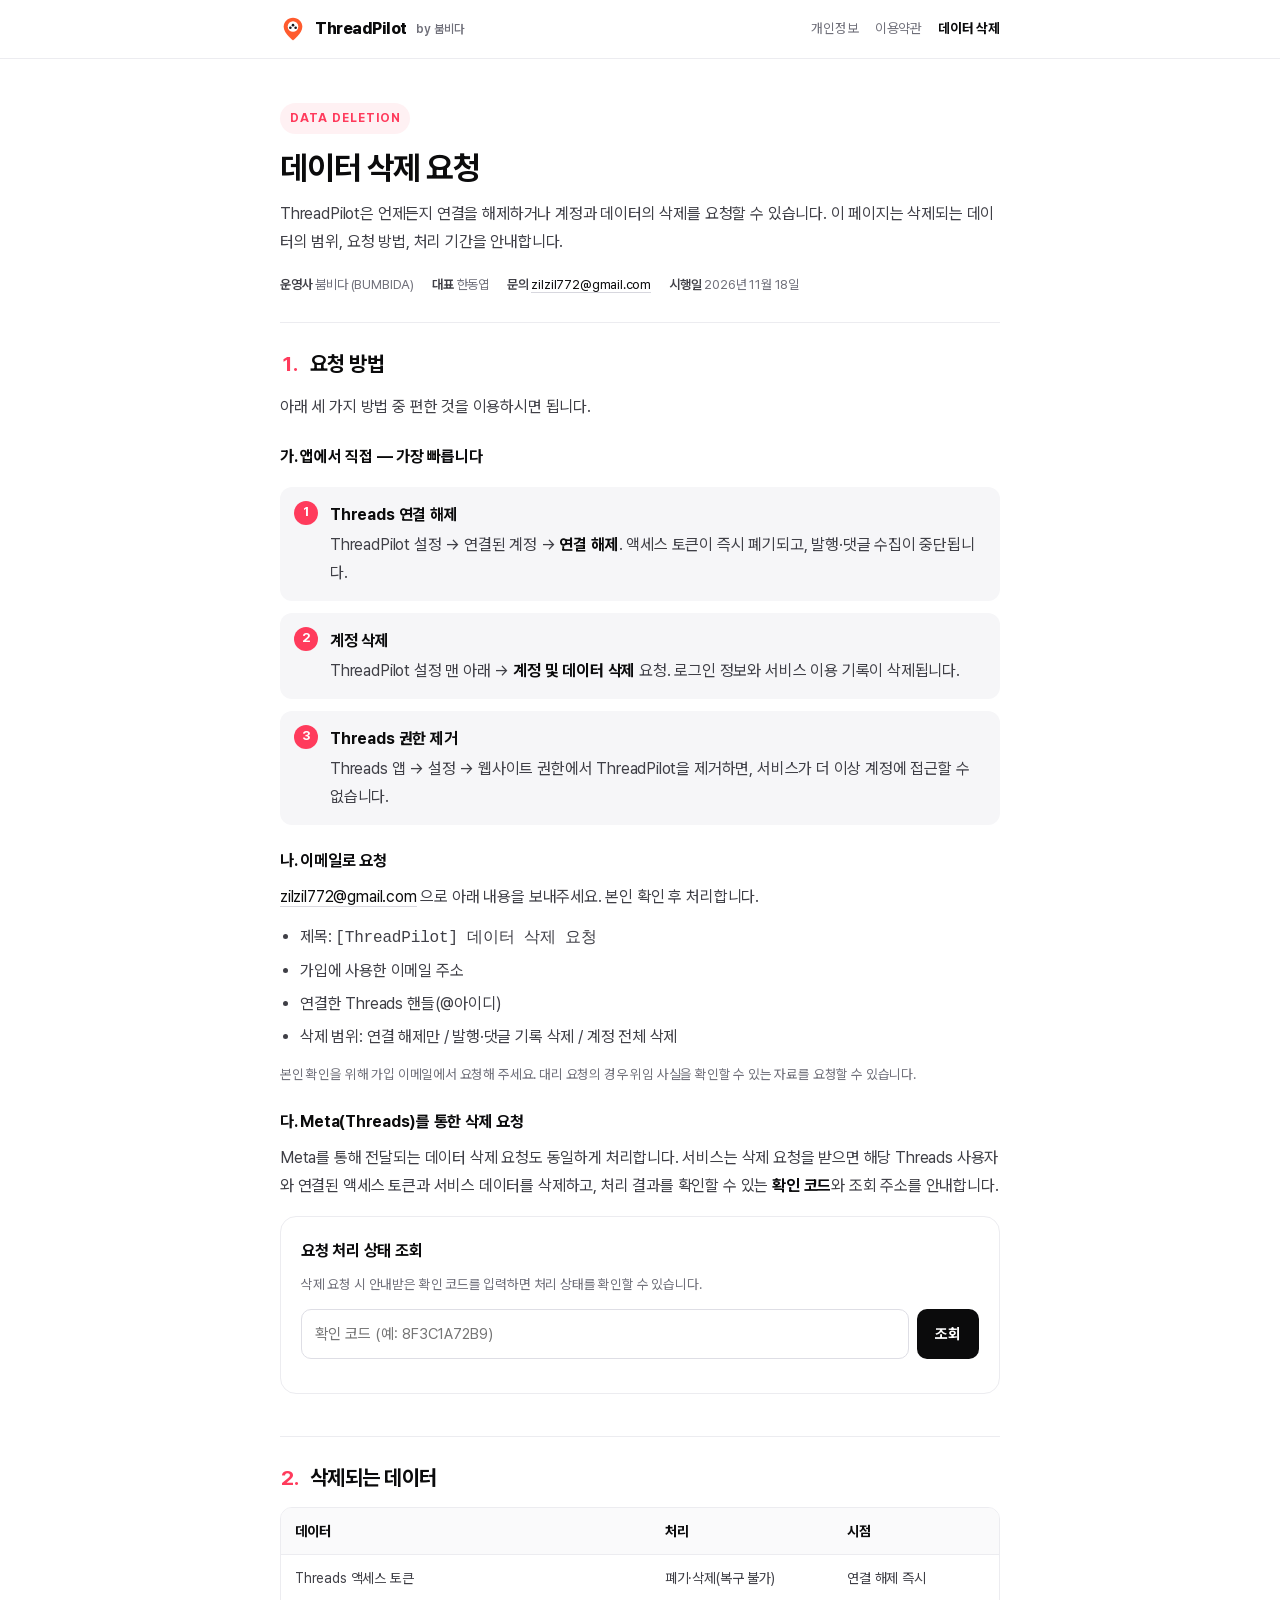
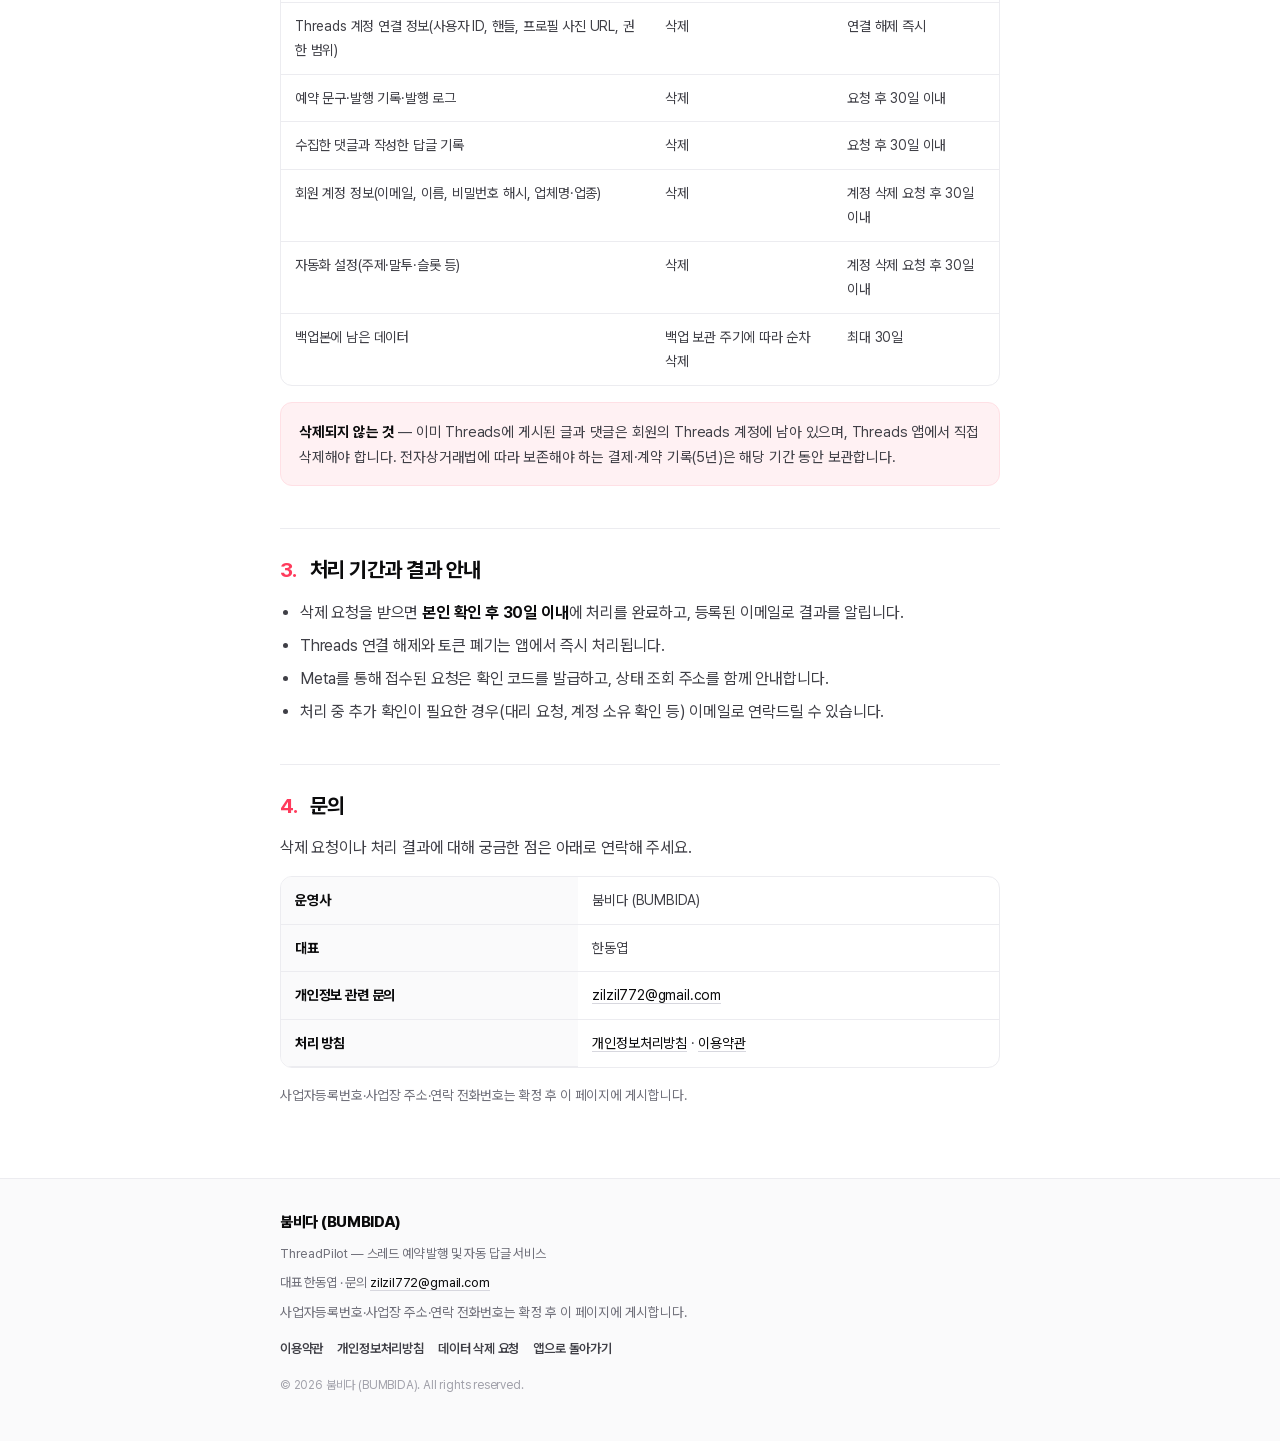
<file: data-deletion.html>
<!DOCTYPE html>
<html lang="ko">
<head>
<meta charset="utf-8" />
<meta name="viewport" content="width=device-width, initial-scale=1, viewport-fit=cover" />
<title>데이터 삭제 요청 — ThreadPilot</title>
<meta name="theme-color" content="#ffffff" />
<meta name="description" content="ThreadPilot(thread.bumbida.com)의 데이터 삭제 요청 안내입니다. 계정·Threads 연동 데이터 삭제 방법과 처리 기간, Meta 데이터 삭제 요청 처리를 안내합니다." />
<meta name="author" content="붐비다 (BUMBIDA)" />
<link rel="canonical" href="https://thread.bumbida.com/data-deletion.html" />
<meta property="og:title" content="데이터 삭제 요청 — ThreadPilot" />
<meta property="og:description" content="붐비다(BUMBIDA)가 운영하는 ThreadPilot의 데이터 삭제 요청 안내" />
<meta property="og:type" content="article" />
<link rel="icon" type="image/png" href="icons/icon-192.png" />
<meta name="robots" content="index, follow" />
<style>
  @font-face {
    font-family: "Pretendard";
    src: url("fonts/PretendardVariable.woff2") format("woff2-variations");
    font-weight: 45 920;
    font-style: normal;
    font-display: swap;
  }
  :root {
    --ink: #0B0B0C;
    --ink2: #3F3F46;
    --muted: #70707A;
    --muted2: #A1A1AA;
    --line: #ECECF0;
    --soft: #F6F6F8;
    --accent: #FF3B5C;
    --accent-soft: #FFF1F3;
    --white: #fff;
    --r: 16px;
    --wrap: 760px;
  }
  * { box-sizing: border-box; }
  html { -webkit-text-size-adjust: 100%; }
  body {
    margin: 0;
    background: #fff;
    color: var(--ink);
    font-family: "Pretendard", -apple-system, BlinkMacSystemFont, "Apple SD Gothic Neo", "Noto Sans KR", "Malgun Gothic", system-ui, sans-serif;
    font-size: 16px;
    line-height: 1.75;
    letter-spacing: -0.011em;
    -webkit-font-smoothing: antialiased;
    text-rendering: optimizeLegibility;
  }
  a { color: var(--ink); text-decoration: none; border-bottom: 1px solid #D7D7DE; }
  a:hover { border-bottom-color: var(--accent); color: var(--accent); }
  .wrap { width: 100%; max-width: var(--wrap); margin: 0 auto; padding: 0 20px; }

  .site-head {
    position: sticky; top: 0; z-index: 20;
    background: rgba(255,255,255,.92);
    backdrop-filter: saturate(180%) blur(12px);
    border-bottom: 1px solid var(--line);
  }
  .site-head .wrap { display: flex; align-items: center; gap: 12px; height: 58px; }
  .brand { display: flex; align-items: center; gap: 9px; font-weight: 800; letter-spacing: -0.03em; border: 0; }
  .brand img { width: 26px; height: 26px; border-radius: 7px; }
  .brand .op { font-size: 12px; font-weight: 600; color: var(--muted); letter-spacing: 0; }
  .head-nav { margin-left: auto; display: flex; gap: 16px; font-size: 13.5px; color: var(--muted); }
  .head-nav a { border: 0; color: var(--muted); }
  .head-nav a:hover { color: var(--accent); }
  .head-nav a[aria-current="page"] { color: var(--ink); font-weight: 700; }

  .page-head { padding: 44px 0 26px; border-bottom: 1px solid var(--line); }
  .kicker { display: inline-block; font-size: 12px; font-weight: 700; letter-spacing: .08em; text-transform: uppercase; color: var(--accent); background: var(--accent-soft); padding: 5px 10px; border-radius: 999px; }
  h1 { font-size: 32px; line-height: 1.3; letter-spacing: -0.035em; margin: 14px 0 10px; }
  .lede { color: var(--ink2); font-size: 16px; margin: 0 0 18px; }
  .meta { display: flex; flex-wrap: wrap; gap: 8px 18px; font-size: 13px; color: var(--muted); }
  .meta b { color: var(--ink2); font-weight: 600; }

  main { padding-bottom: 24px; }
  section { padding: 26px 0; border-bottom: 1px solid var(--line); }
  section:last-of-type { border-bottom: 0; }
  h2 { font-size: 21px; line-height: 1.4; letter-spacing: -0.025em; margin: 0 0 14px; scroll-margin-top: 74px; }
  h2 .num { display: inline-block; min-width: 30px; color: var(--accent); font-variant-numeric: tabular-nums; }
  h3 { font-size: 16px; margin: 22px 0 8px; letter-spacing: -0.015em; }
  p { margin: 0 0 12px; color: var(--ink2); }
  ul, ol { margin: 0 0 12px; padding-left: 20px; color: var(--ink2); }
  li { margin: 5px 0; }
  strong { color: var(--ink); font-weight: 700; }

  .steps { counter-reset: s; margin: 16px 0 18px; padding: 0; list-style: none; }
  .steps li { position: relative; margin: 0 0 12px; padding: 14px 16px 14px 50px; background: var(--soft); border-radius: 12px; color: var(--ink2); }
  .steps li::before {
    counter-increment: s; content: counter(s);
    position: absolute; left: 14px; top: 14px;
    width: 24px; height: 24px; border-radius: 50%;
    background: var(--accent); color: #fff; font-weight: 700; font-size: 13px;
    display: flex; align-items: center; justify-content: center;
  }
  .steps b { display: block; color: var(--ink); margin-bottom: 2px; }

  .table-wrap { overflow-x: auto; margin: 14px 0 16px; border: 1px solid var(--line); border-radius: 12px; }
  table { width: 100%; border-collapse: collapse; font-size: 14px; min-width: 480px; }
  th, td { text-align: left; vertical-align: top; padding: 11px 14px; border-bottom: 1px solid var(--line); }
  th { background: #FAFAFB; font-weight: 700; color: var(--ink); white-space: nowrap; }
  tr:last-child td { border-bottom: 0; }
  td { color: var(--ink2); }

  .callout { margin: 16px 0; padding: 16px 18px; border-radius: 12px; background: var(--accent-soft); border: 1px solid #FFE0E5; color: #7A1226; font-size: 14.5px; }
  .callout p:last-child { margin-bottom: 0; }
  .note { font-size: 13.5px; color: var(--muted); }

  .panel { margin: 16px 0; padding: 20px; border: 1px solid var(--line); border-radius: var(--r); }
  .panel h3 { margin-top: 0; }
  .req { display: flex; gap: 8px; flex-wrap: wrap; margin: 10px 0 4px; }
  .req input {
    flex: 1 1 220px; min-width: 0;
    font: inherit; font-size: 15px; padding: 11px 13px;
    border: 1px solid #DEDEE5; border-radius: 10px; color: var(--ink); background: #fff;
  }
  .req input:focus { outline: none; border-color: var(--accent); box-shadow: 0 0 0 3px rgba(255,59,92,.14); }
  .req button {
    font: inherit; font-size: 15px; font-weight: 700; padding: 11px 18px;
    border: 0; border-radius: 10px; background: var(--ink); color: #fff; cursor: pointer;
  }
  .req button:hover { background: #26262B; }
  #lookup-result { margin-top: 14px; font-size: 14.5px; }
  #lookup-result.ok { color: #0E6B4A; }
  #lookup-result.err { color: #A3152F; }

  footer { margin-top: 8px; border-top: 1px solid var(--line); background: #FAFAFB; padding: 30px 0 40px; font-size: 13px; color: var(--muted); }
  footer p { margin: 0 0 6px; color: var(--muted); }
  .foot-brand { font-size: 15px; font-weight: 800; color: var(--ink); letter-spacing: -0.02em; margin-bottom: 8px; }
  .foot-nav { display: flex; flex-wrap: wrap; gap: 14px; margin: 14px 0 12px; }
  .foot-nav a { border: 0; color: var(--ink2); font-weight: 600; }
  .foot-nav a:hover { color: var(--accent); }
  .copy { margin-top: 14px; font-size: 12px; color: var(--muted2); }

  @media (max-width: 640px) {
    body { font-size: 15.5px; }
    h1 { font-size: 26px; }
    h2 { font-size: 19px; }
    .page-head { padding: 32px 0 22px; }
    .head-nav { gap: 12px; font-size: 12.5px; }
    .brand .op { display: none; }
    th, td { padding: 10px 12px; }
  }
  @media print {
    .site-head, .foot-nav, .panel { display: none; }
    body { font-size: 11pt; }
    section { break-inside: avoid; }
  }
</style>
</head>
<body>

<header class="site-head">
  <div class="wrap">
    <a class="brand" href="./index.html">
      <img src="icons/bumbida-logo.svg" alt="" />
      ThreadPilot <span class="op">by 붐비다</span>
    </a>
    <nav class="head-nav" aria-label="정책 문서">
      <a href="./privacy.html">개인정보</a>
      <a href="./terms.html">이용약관</a>
      <a href="./data-deletion.html" aria-current="page">데이터 삭제</a>
    </nav>
  </div>
</header>

<div class="wrap">
  <div class="page-head">
    <span class="kicker">Data Deletion</span>
    <h1>데이터 삭제 요청</h1>
    <p class="lede">ThreadPilot은 언제든지 연결을 해제하거나 계정과 데이터의 삭제를 요청할 수 있습니다. 이 페이지는 삭제되는 데이터의 범위, 요청 방법, 처리 기간을 안내합니다.</p>
    <div class="meta">
      <span><b>운영사</b> 붐비다 (BUMBIDA)</span>
      <span><b>대표</b> 한동엽</span>
      <span><b>문의</b> <a href="mailto:zilzil772@gmail.com">zilzil772@gmail.com</a></span>
      <span><b>시행일</b> 2026년 11월 18일</span>
    </div>
  </div>

  <main>

    <section>
      <h2><span class="num">1.</span>요청 방법</h2>
      <p>아래 세 가지 방법 중 편한 것을 이용하시면 됩니다.</p>

      <h3>가. 앱에서 직접 — 가장 빠릅니다</h3>
      <ol class="steps">
        <li><b>Threads 연결 해제</b>ThreadPilot 설정 → 연결된 계정 → <strong>연결 해제</strong>. 액세스 토큰이 즉시 폐기되고, 발행·댓글 수집이 중단됩니다.</li>
        <li><b>계정 삭제</b>ThreadPilot 설정 맨 아래 → <strong>계정 및 데이터 삭제</strong> 요청. 로그인 정보와 서비스 이용 기록이 삭제됩니다.</li>
        <li><b>Threads 권한 제거</b>Threads 앱 → 설정 → 웹사이트 권한에서 ThreadPilot을 제거하면, 서비스가 더 이상 계정에 접근할 수 없습니다.</li>
      </ol>

      <h3>나. 이메일로 요청</h3>
      <p><a href="mailto:zilzil772@gmail.com?subject=%5BThreadPilot%5D%20%EB%8D%B0%EC%9D%B4%ED%84%B0%20%EC%82%AD%EC%A0%9C%20%EC%9A%94%EC%B2%AD">zilzil772@gmail.com</a> 으로 아래 내용을 보내주세요. 본인 확인 후 처리합니다.</p>
      <ul>
        <li>제목: <code>[ThreadPilot] 데이터 삭제 요청</code></li>
        <li>가입에 사용한 이메일 주소</li>
        <li>연결한 Threads 핸들(@아이디)</li>
        <li>삭제 범위: 연결 해제만 / 발행·댓글 기록 삭제 / 계정 전체 삭제</li>
      </ul>
      <p class="note">본인 확인을 위해 가입 이메일에서 요청해 주세요. 대리 요청의 경우 위임 사실을 확인할 수 있는 자료를 요청할 수 있습니다.</p>

      <h3>다. Meta(Threads)를 통한 삭제 요청</h3>
      <p>Meta를 통해 전달되는 데이터 삭제 요청도 동일하게 처리합니다. 서비스는 삭제 요청을 받으면 해당 Threads 사용자와 연결된 액세스 토큰과 서비스 데이터를 삭제하고, 처리 결과를 확인할 수 있는 <strong>확인 코드</strong>와 조회 주소를 안내합니다.</p>
      <div class="panel">
        <h3>요청 처리 상태 조회</h3>
        <p class="note" style="margin-bottom:12px">삭제 요청 시 안내받은 확인 코드를 입력하면 처리 상태를 확인할 수 있습니다.</p>
        <form class="req" id="lookup-form" action="#" method="get">
          <label for="code" class="sr-only" style="position:absolute;width:1px;height:1px;overflow:hidden;clip:rect(0 0 0 0)">확인 코드</label>
          <input id="code" name="code" type="text" placeholder="확인 코드 (예: 8F3C1A72B9)" autocomplete="off" spellcheck="false" />
          <button type="submit">조회</button>
        </form>
        <div id="lookup-result" role="status" aria-live="polite"></div>
      </div>
    </section>

    <section>
      <h2><span class="num">2.</span>삭제되는 데이터</h2>
      <div class="table-wrap">
        <table>
          <thead>
            <tr><th>데이터</th><th>처리</th><th>시점</th></tr>
          </thead>
          <tbody>
            <tr><td>Threads 액세스 토큰</td><td>폐기·삭제(복구 불가)</td><td>연결 해제 즉시</td></tr>
            <tr><td>Threads 계정 연결 정보(사용자 ID, 핸들, 프로필 사진 URL, 권한 범위)</td><td>삭제</td><td>연결 해제 즉시</td></tr>
            <tr><td>예약 문구·발행 기록·발행 로그</td><td>삭제</td><td>요청 후 30일 이내</td></tr>
            <tr><td>수집한 댓글과 작성한 답글 기록</td><td>삭제</td><td>요청 후 30일 이내</td></tr>
            <tr><td>회원 계정 정보(이메일, 이름, 비밀번호 해시, 업체명·업종)</td><td>삭제</td><td>계정 삭제 요청 후 30일 이내</td></tr>
            <tr><td>자동화 설정(주제·말투·슬롯 등)</td><td>삭제</td><td>계정 삭제 요청 후 30일 이내</td></tr>
            <tr><td>백업본에 남은 데이터</td><td>백업 보관 주기에 따라 순차 삭제</td><td>최대 30일</td></tr>
          </tbody>
        </table>
      </div>
      <div class="callout">
        <p><strong>삭제되지 않는 것</strong> — 이미 Threads에 게시된 글과 댓글은 회원의 Threads 계정에 남아 있으며, Threads 앱에서 직접 삭제해야 합니다. 전자상거래법에 따라 보존해야 하는 결제·계약 기록(5년)은 해당 기간 동안 보관합니다.</p>
      </div>
    </section>

    <section>
      <h2><span class="num">3.</span>처리 기간과 결과 안내</h2>
      <ul>
        <li>삭제 요청을 받으면 <strong>본인 확인 후 30일 이내</strong>에 처리를 완료하고, 등록된 이메일로 결과를 알립니다.</li>
        <li>Threads 연결 해제와 토큰 폐기는 앱에서 즉시 처리됩니다.</li>
        <li>Meta를 통해 접수된 요청은 확인 코드를 발급하고, 상태 조회 주소를 함께 안내합니다.</li>
        <li>처리 중 추가 확인이 필요한 경우(대리 요청, 계정 소유 확인 등) 이메일로 연락드릴 수 있습니다.</li>
      </ul>
    </section>

    <section>
      <h2><span class="num">4.</span>문의</h2>
      <p>삭제 요청이나 처리 결과에 대해 궁금한 점은 아래로 연락해 주세요.</p>
      <div class="table-wrap">
        <table>
          <tbody>
            <tr><th>운영사</th><td>붐비다 (BUMBIDA)</td></tr>
            <tr><th>대표</th><td>한동엽</td></tr>
            <tr><th>개인정보 관련 문의</th><td><a href="mailto:zilzil772@gmail.com">zilzil772@gmail.com</a></td></tr>
            <tr><th>처리 방침</th><td><a href="./privacy.html">개인정보처리방침</a> · <a href="./terms.html">이용약관</a></td></tr>
          </tbody>
        </table>
      </div>
      <p class="note">사업자등록번호·사업장 주소·연락 전화번호는 확정 후 이 페이지에 게시합니다.</p>
    </section>

  </main>
</div>

<footer>
  <div class="wrap">
    <div class="foot-brand">붐비다 (BUMBIDA)</div>
    <p>ThreadPilot — 스레드 예약 발행 및 자동 답글 서비스</p>
    <p>대표 한동엽 · 문의 <a href="mailto:zilzil772@gmail.com">zilzil772@gmail.com</a></p>
    <p class="note">사업자등록번호·사업장 주소·연락 전화번호는 확정 후 이 페이지에 게시합니다.</p>
    <nav class="foot-nav" aria-label="정책 문서">
      <a href="./terms.html">이용약관</a>
      <a href="./privacy.html">개인정보처리방침</a>
      <a href="./data-deletion.html">데이터 삭제 요청</a>
      <a href="./index.html">앱으로 돌아가기</a>
    </nav>
    <p class="copy">© 2026 붐비다 (BUMBIDA). All rights reserved.</p>
  </div>
</footer>

<script>
  // 삭제 요청 확인 코드 조회. API가 없거나 실패하면 이메일 안내로 대체합니다.
  (function () {
    var form = document.getElementById('lookup-form');
    var input = document.getElementById('code');
    var out = document.getElementById('lookup-result');
    if (!form || !input || !out) return;

    function show(message, kind) {
      out.textContent = message;
      out.className = kind || '';
    }

    form.addEventListener('submit', function (event) {
      event.preventDefault();
      var code = (input.value || '').trim().toUpperCase();
      if (!code) { show('확인 코드를 입력해 주세요.', 'err'); input.focus(); return; }
      show('조회 중…', '');
      fetch('/api/meta/data-deletion/status?code=' + encodeURIComponent(code), {
        headers: { 'Accept': 'application/json' },
        cache: 'no-store'
      }).then(function (res) {
        if (!res.ok) throw new Error('HTTP ' + res.status);
        return res.json();
      }).then(function (body) {
        if (!body || body.ok !== true) throw new Error('not found');
        var d = body.data || {};
        var label = { received: '접수됨', processing: '처리 중', completed: '처리 완료', not_found: '해당 없음' }[d.status] || d.status;
        var when = d.completedAt ? new Date(d.completedAt) : (d.requestedAt ? new Date(d.requestedAt) : null);
        show('상태: ' + label + (when ? ' · ' + when.toLocaleString('ko-KR') : ''), 'ok');
      }).catch(function () {
        show('조회할 수 없습니다. 확인 코드와 함께 ' + 'zilzil772@gmail.com' + ' 으로 문의해 주세요.', 'err');
      });
    });
  })();
</script>
</body>
</html>
</file>
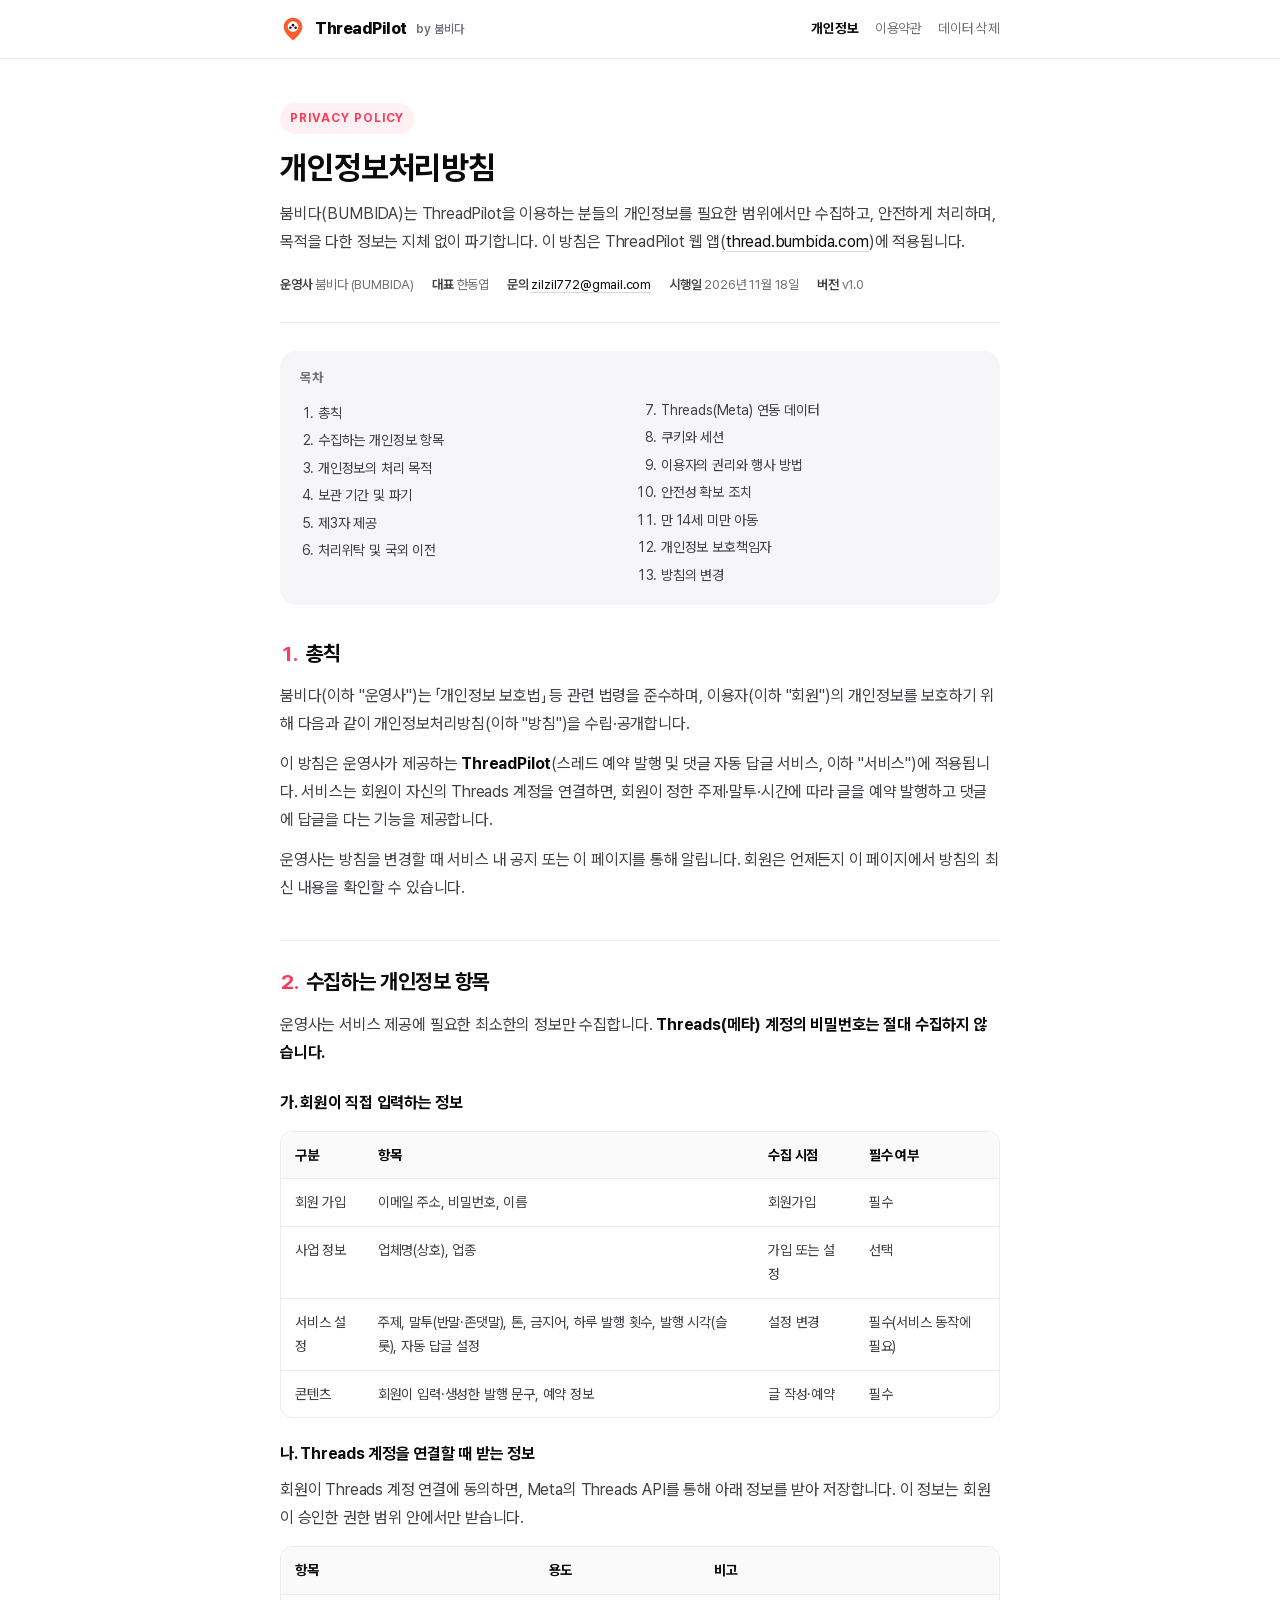
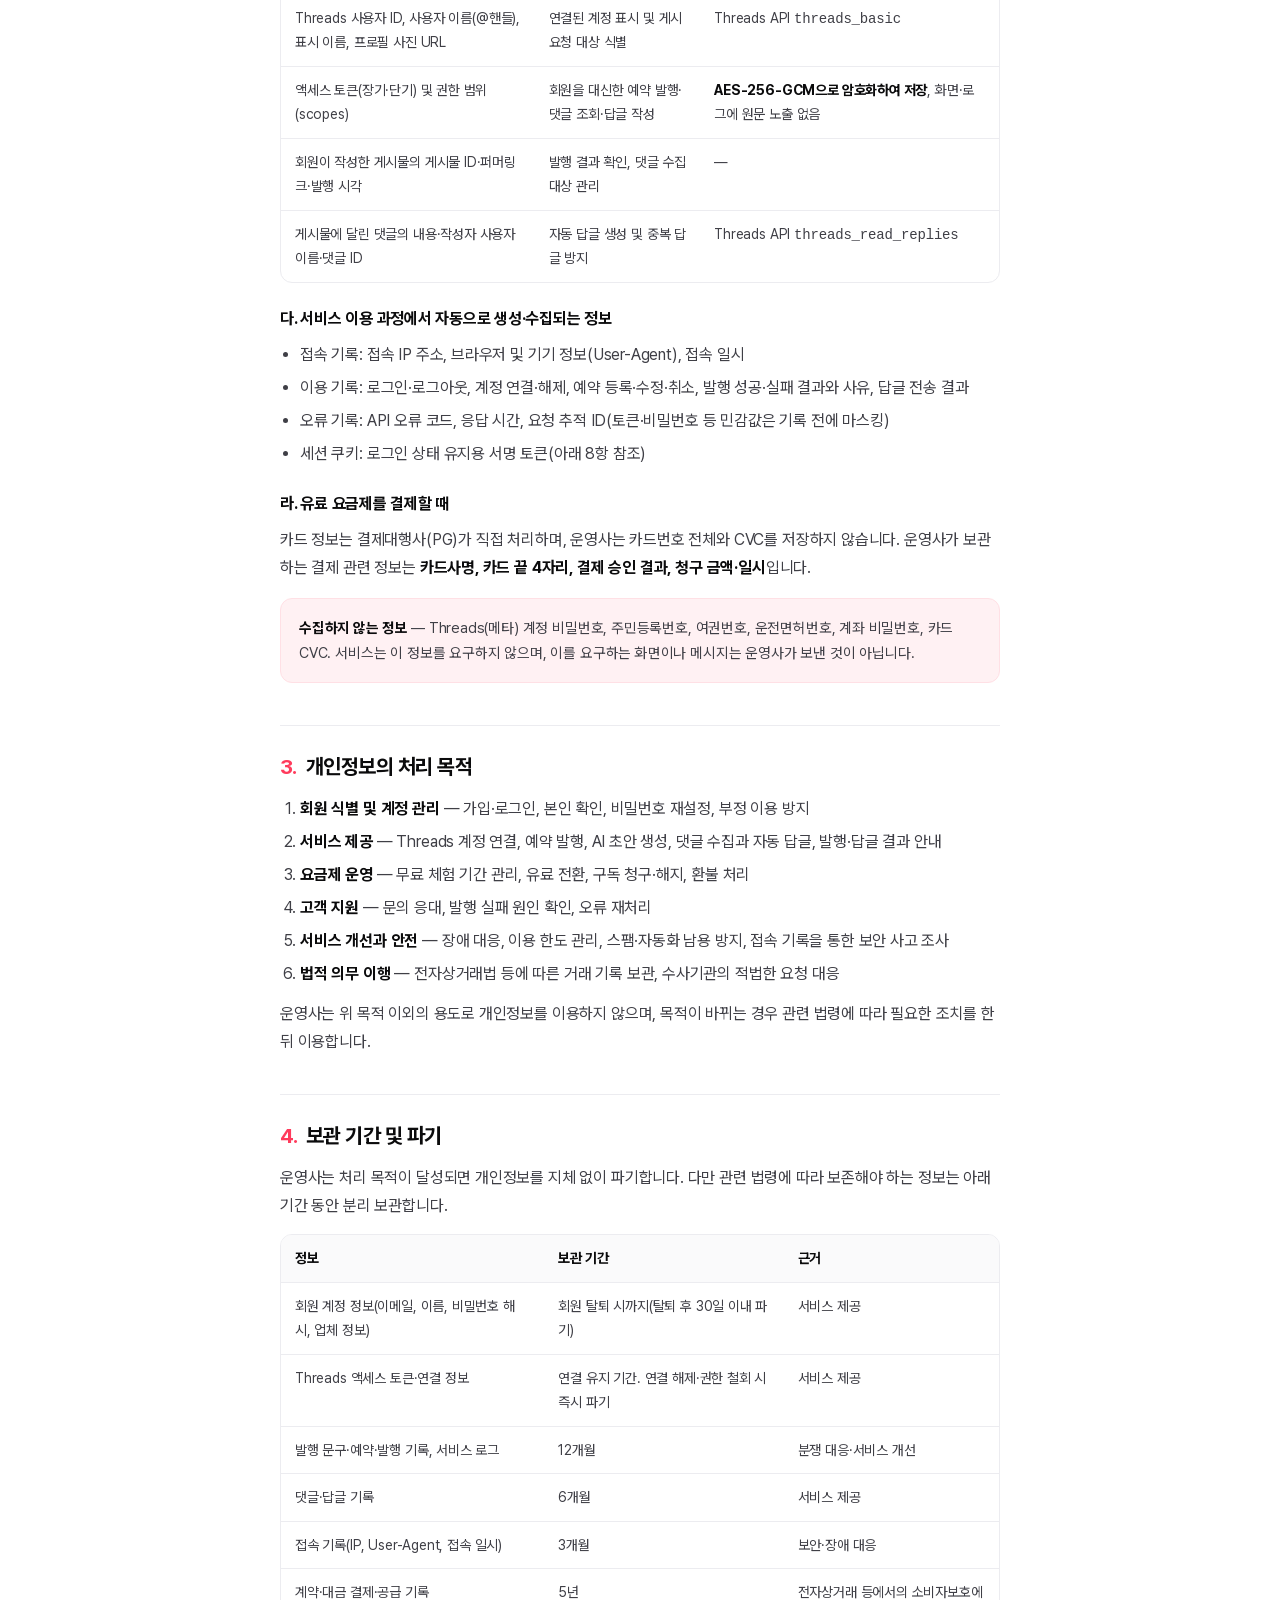
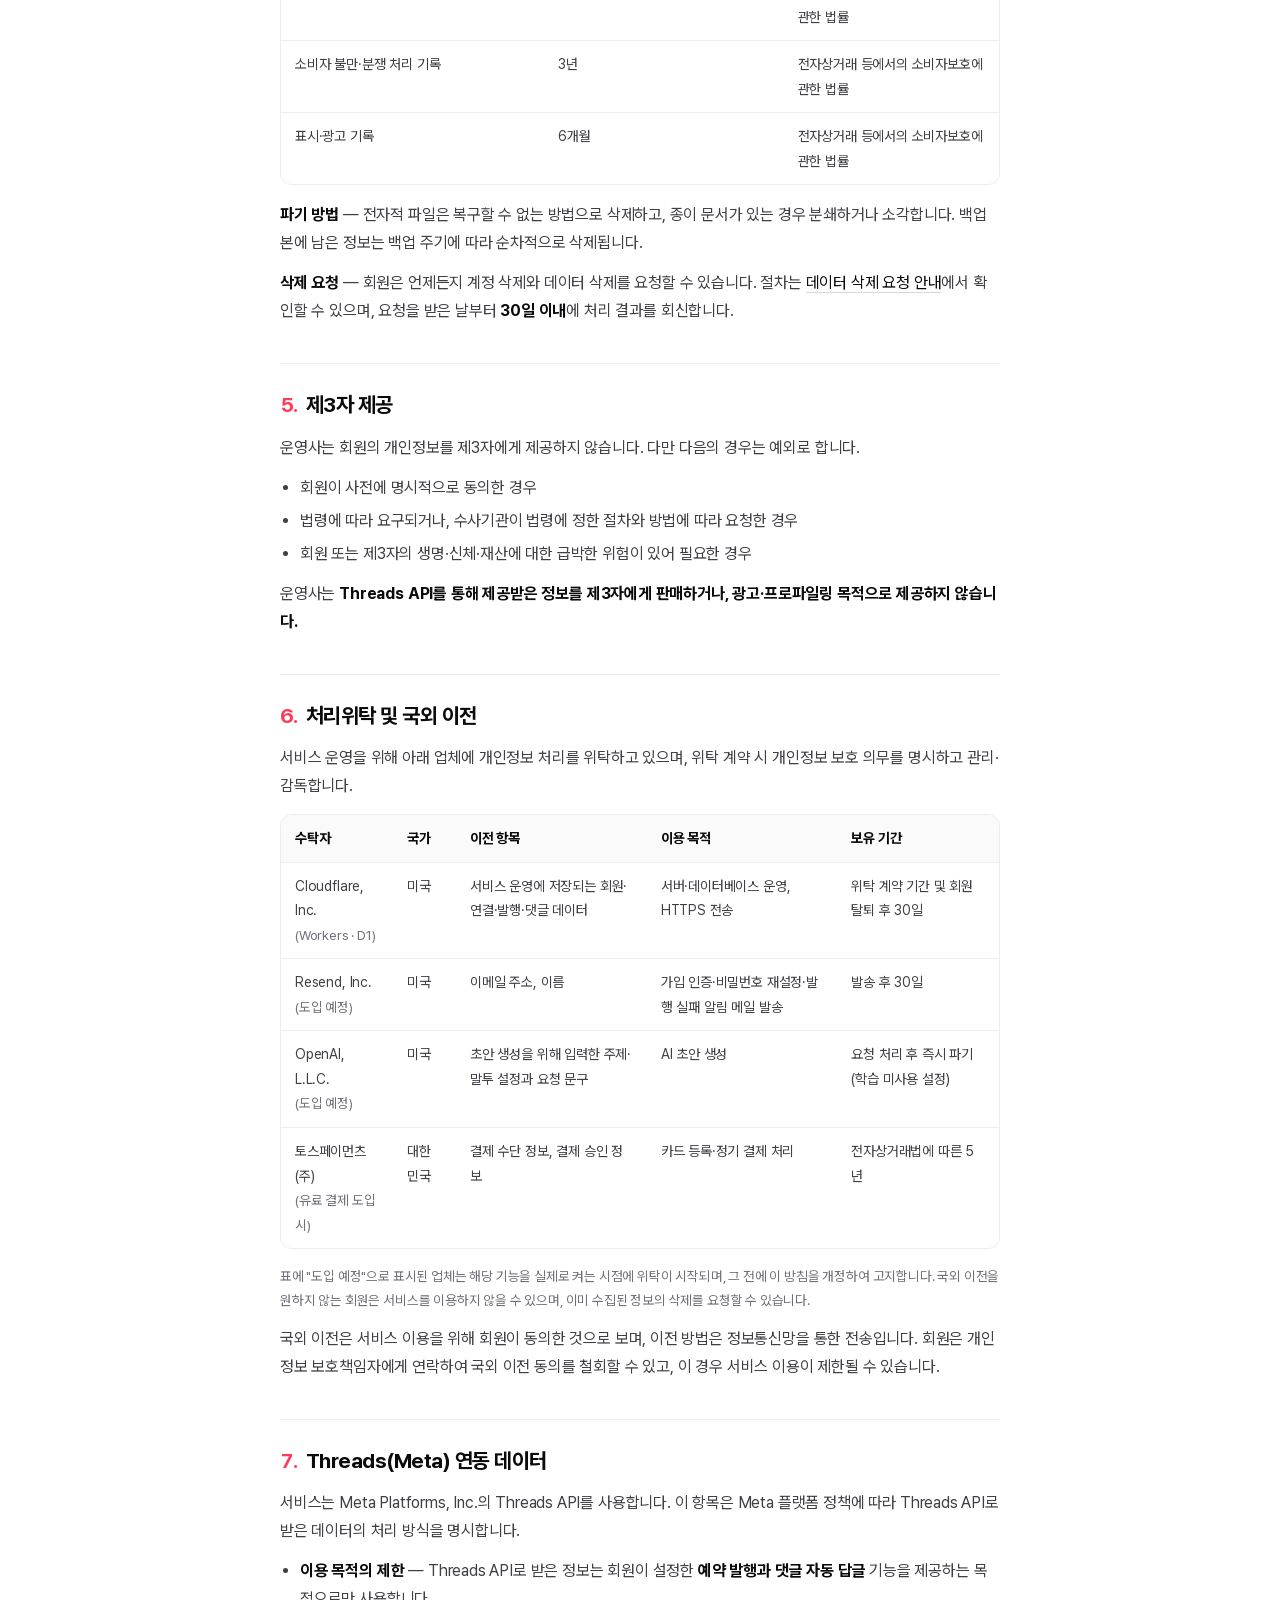
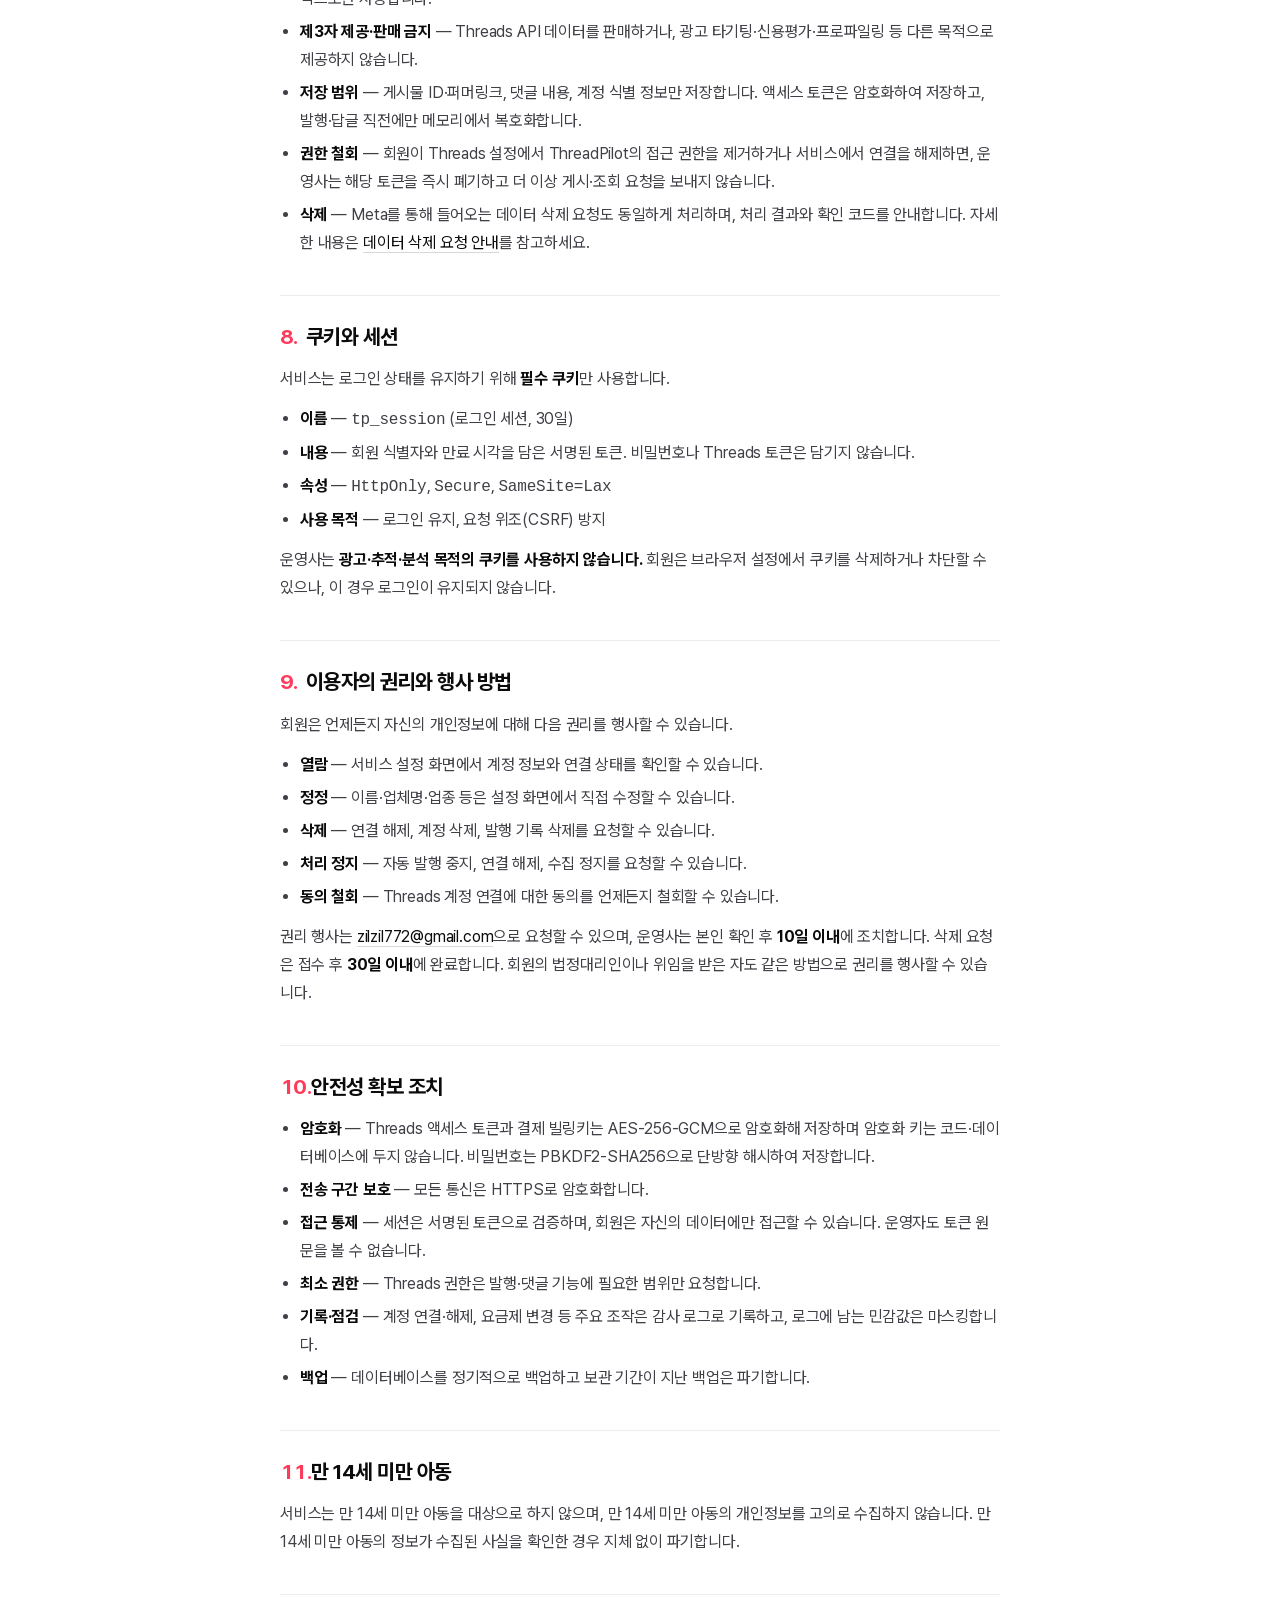
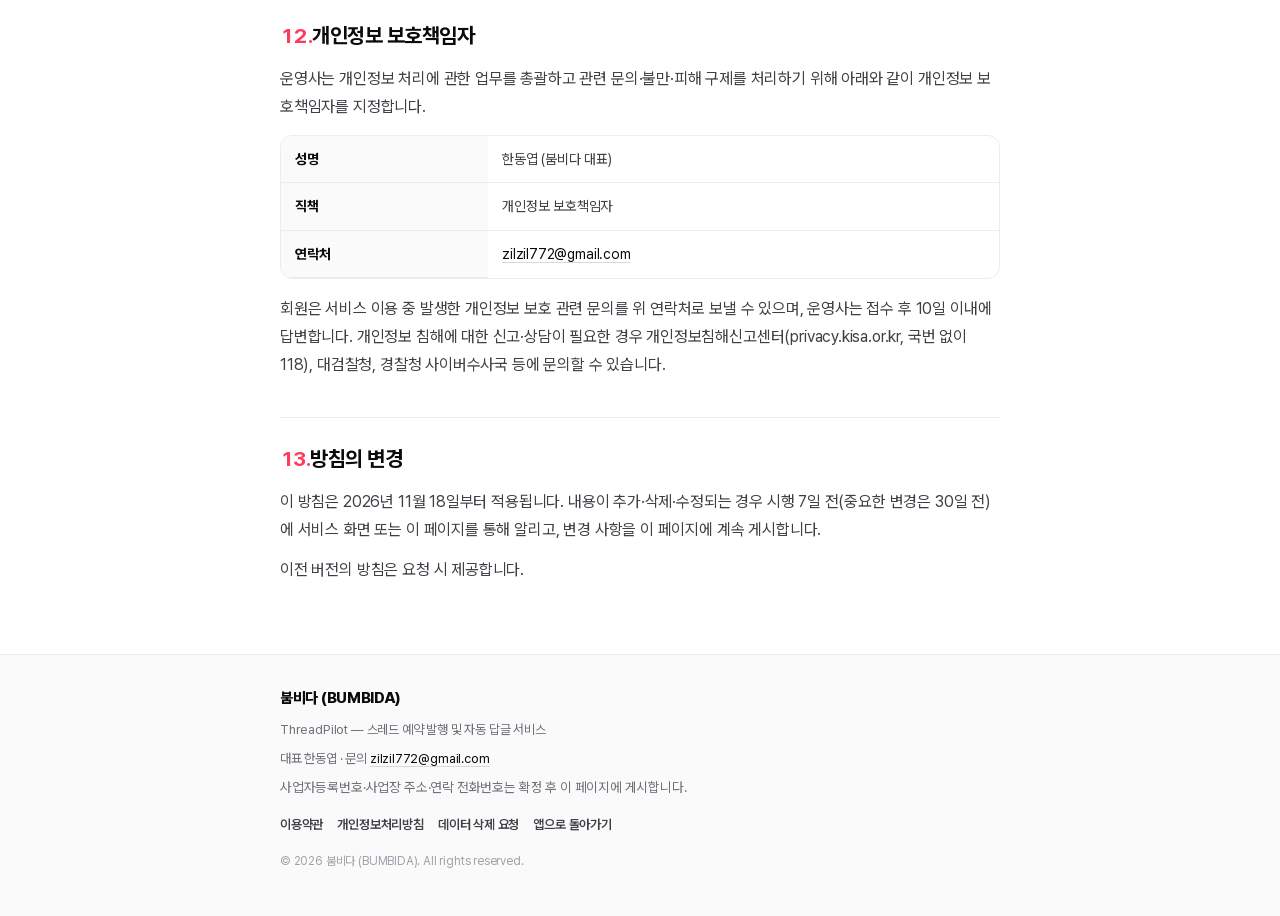
<file: privacy.html>
<!DOCTYPE html>
<html lang="ko">
<head>
<meta charset="utf-8" />
<meta name="viewport" content="width=device-width, initial-scale=1, viewport-fit=cover" />
<title>개인정보처리방침 — ThreadPilot</title>
<meta name="theme-color" content="#ffffff" />
<meta name="description" content="ThreadPilot(thread.bumbida.com)의 개인정보처리방침입니다. 수집 항목, 이용 목적, 보관 기간, Threads 연동 데이터 처리, 이용자의 권리를 안내합니다." />
<meta name="author" content="붐비다 (BUMBIDA)" />
<link rel="canonical" href="https://thread.bumbida.com/privacy.html" />
<meta property="og:title" content="개인정보처리방침 — ThreadPilot" />
<meta property="og:description" content="붐비다(BUMBIDA)가 운영하는 ThreadPilot의 개인정보처리방침" />
<meta property="og:type" content="article" />
<link rel="icon" type="image/png" href="icons/icon-192.png" />
<meta name="robots" content="index, follow" />
<style>
  @font-face {
    font-family: "Pretendard";
    src: url("fonts/PretendardVariable.woff2") format("woff2-variations");
    font-weight: 45 920;
    font-style: normal;
    font-display: swap;
  }
  :root {
    --ink: #0B0B0C;
    --ink2: #3F3F46;
    --muted: #70707A;
    --muted2: #A1A1AA;
    --line: #ECECF0;
    --soft: #F6F6F8;
    --accent: #FF3B5C;
    --accent-soft: #FFF1F3;
    --white: #fff;
    --r: 16px;
    --wrap: 760px;
  }
  * { box-sizing: border-box; }
  html { -webkit-text-size-adjust: 100%; }
  body {
    margin: 0;
    background: #fff;
    color: var(--ink);
    font-family: "Pretendard", -apple-system, BlinkMacSystemFont, "Apple SD Gothic Neo", "Noto Sans KR", "Malgun Gothic", system-ui, sans-serif;
    font-size: 16px;
    line-height: 1.75;
    letter-spacing: -0.011em;
    -webkit-font-smoothing: antialiased;
    text-rendering: optimizeLegibility;
  }
  a { color: var(--ink); text-decoration: none; border-bottom: 1px solid #D7D7DE; }
  a:hover { border-bottom-color: var(--accent); color: var(--accent); }
  .wrap { width: 100%; max-width: var(--wrap); margin: 0 auto; padding: 0 20px; }

  /* header */
  .site-head {
    position: sticky; top: 0; z-index: 20;
    background: rgba(255,255,255,.92);
    backdrop-filter: saturate(180%) blur(12px);
    border-bottom: 1px solid var(--line);
  }
  .site-head .wrap { display: flex; align-items: center; gap: 12px; height: 58px; }
  .brand { display: flex; align-items: center; gap: 9px; font-weight: 800; letter-spacing: -0.03em; border: 0; }
  .brand img { width: 26px; height: 26px; border-radius: 7px; }
  .brand .op { font-size: 12px; font-weight: 600; color: var(--muted); letter-spacing: 0; }
  .head-nav { margin-left: auto; display: flex; gap: 16px; font-size: 13.5px; color: var(--muted); }
  .head-nav a { border: 0; color: var(--muted); }
  .head-nav a:hover { color: var(--accent); }
  .head-nav a[aria-current="page"] { color: var(--ink); font-weight: 700; }

  /* title */
  .page-head { padding: 44px 0 26px; border-bottom: 1px solid var(--line); }
  .kicker { display: inline-block; font-size: 12px; font-weight: 700; letter-spacing: .08em; text-transform: uppercase; color: var(--accent); background: var(--accent-soft); padding: 5px 10px; border-radius: 999px; }
  h1 { font-size: 32px; line-height: 1.3; letter-spacing: -0.035em; margin: 14px 0 10px; }
  .lede { color: var(--ink2); font-size: 16px; margin: 0 0 18px; }
  .meta { display: flex; flex-wrap: wrap; gap: 8px 18px; font-size: 13px; color: var(--muted); }
  .meta b { color: var(--ink2); font-weight: 600; }

  /* toc */
  .toc { margin: 28px 0 8px; padding: 18px 20px; background: var(--soft); border-radius: var(--r); }
  .toc h2 { font-size: 13px; margin: 0 0 10px; color: var(--muted); letter-spacing: .04em; text-transform: uppercase; }
  .toc ol { margin: 0; padding-left: 18px; columns: 2; column-gap: 24px; font-size: 14px; }
  .toc li { margin: 3px 0; break-inside: avoid; }
  .toc a { border: 0; color: var(--ink2); }
  .toc a:hover { color: var(--accent); }

  /* body */
  main { padding-bottom: 24px; }
  section { padding: 26px 0; border-bottom: 1px solid var(--line); }
  section:last-of-type { border-bottom: 0; }
  h2 { font-size: 21px; line-height: 1.4; letter-spacing: -0.025em; margin: 0 0 14px; scroll-margin-top: 74px; }
  h2 .num { display: inline-block; min-width: 26px; color: var(--accent); font-variant-numeric: tabular-nums; }
  h3 { font-size: 16px; margin: 22px 0 8px; letter-spacing: -0.015em; }
  p { margin: 0 0 12px; color: var(--ink2); }
  ul, ol { margin: 0 0 12px; padding-left: 20px; color: var(--ink2); }
  li { margin: 5px 0; }
  li > ul, li > ol { margin: 6px 0; }
  strong { color: var(--ink); font-weight: 700; }

  .table-wrap { overflow-x: auto; margin: 14px 0 16px; border: 1px solid var(--line); border-radius: 12px; }
  table { width: 100%; border-collapse: collapse; font-size: 14px; min-width: 520px; }
  th, td { text-align: left; vertical-align: top; padding: 11px 14px; border-bottom: 1px solid var(--line); }
  th { background: #FAFAFB; font-weight: 700; color: var(--ink); white-space: nowrap; }
  tr:last-child td { border-bottom: 0; }
  td { color: var(--ink2); }

  .callout { margin: 16px 0; padding: 16px 18px; border-radius: 12px; background: var(--accent-soft); border: 1px solid #FFE0E5; color: #7A1226; font-size: 14.5px; }
  .callout p:last-child { margin-bottom: 0; }
  .note { font-size: 13.5px; color: var(--muted); }

  /* footer */
  footer { margin-top: 8px; border-top: 1px solid var(--line); background: #FAFAFB; padding: 30px 0 40px; font-size: 13px; color: var(--muted); }
  footer p { margin: 0 0 6px; color: var(--muted); }
  .foot-brand { font-size: 15px; font-weight: 800; color: var(--ink); letter-spacing: -0.02em; margin-bottom: 8px; }
  .foot-nav { display: flex; flex-wrap: wrap; gap: 14px; margin: 14px 0 12px; }
  .foot-nav a { border: 0; color: var(--ink2); font-weight: 600; }
  .foot-nav a:hover { color: var(--accent); }
  .copy { margin-top: 14px; font-size: 12px; color: var(--muted2); }

  @media (max-width: 640px) {
    body { font-size: 15.5px; }
    h1 { font-size: 26px; }
    h2 { font-size: 19px; }
    .toc ol { columns: 1; }
    .page-head { padding: 32px 0 22px; }
    .head-nav { gap: 12px; font-size: 12.5px; }
    .brand .op { display: none; }
    th, td { padding: 10px 12px; }
  }
  @media print {
    .site-head, .toc, .foot-nav { display: none; }
    body { font-size: 11pt; }
    section { break-inside: avoid; }
  }
</style>
</head>
<body>

<header class="site-head">
  <div class="wrap">
    <a class="brand" href="./index.html">
      <img src="icons/bumbida-logo.svg" alt="" />
      ThreadPilot <span class="op">by 붐비다</span>
    </a>
    <nav class="head-nav" aria-label="정책 문서">
      <a href="./privacy.html" aria-current="page">개인정보</a>
      <a href="./terms.html">이용약관</a>
      <a href="./data-deletion.html">데이터 삭제</a>
    </nav>
  </div>
</header>

<div class="wrap">
  <div class="page-head">
    <span class="kicker">Privacy Policy</span>
    <h1>개인정보처리방침</h1>
    <p class="lede">붐비다(BUMBIDA)는 ThreadPilot을 이용하는 분들의 개인정보를 필요한 범위에서만 수집하고, 안전하게 처리하며, 목적을 다한 정보는 지체 없이 파기합니다. 이 방침은 ThreadPilot 웹 앱(<a href="https://thread.bumbida.com">thread.bumbida.com</a>)에 적용됩니다.</p>
    <div class="meta">
      <span><b>운영사</b> 붐비다 (BUMBIDA)</span>
      <span><b>대표</b> 한동엽</span>
      <span><b>문의</b> <a href="mailto:zilzil772@gmail.com">zilzil772@gmail.com</a></span>
      <span><b>시행일</b> 2026년 11월 18일</span>
      <span><b>버전</b> v1.0</span>
    </div>
  </div>

  <nav class="toc" aria-label="목차">
    <h2>목차</h2>
    <ol>
      <li><a href="#s1">총칙</a></li>
      <li><a href="#s2">수집하는 개인정보 항목</a></li>
      <li><a href="#s3">개인정보의 처리 목적</a></li>
      <li><a href="#s4">보관 기간 및 파기</a></li>
      <li><a href="#s5">제3자 제공</a></li>
      <li><a href="#s6">처리위탁 및 국외 이전</a></li>
      <li><a href="#s7">Threads(Meta) 연동 데이터</a></li>
      <li><a href="#s8">쿠키와 세션</a></li>
      <li><a href="#s9">이용자의 권리와 행사 방법</a></li>
      <li><a href="#s10">안전성 확보 조치</a></li>
      <li><a href="#s11">만 14세 미만 아동</a></li>
      <li><a href="#s12">개인정보 보호책임자</a></li>
      <li><a href="#s13">방침의 변경</a></li>
    </ol>
  </nav>

  <main>

    <section id="s1">
      <h2><span class="num">1.</span>총칙</h2>
      <p>붐비다(이하 "운영사")는 「개인정보 보호법」 등 관련 법령을 준수하며, 이용자(이하 "회원")의 개인정보를 보호하기 위해 다음과 같이 개인정보처리방침(이하 "방침")을 수립·공개합니다.</p>
      <p>이 방침은 운영사가 제공하는 <strong>ThreadPilot</strong>(스레드 예약 발행 및 댓글 자동 답글 서비스, 이하 "서비스")에 적용됩니다. 서비스는 회원이 자신의 Threads 계정을 연결하면, 회원이 정한 주제·말투·시간에 따라 글을 예약 발행하고 댓글에 답글을 다는 기능을 제공합니다.</p>
      <p>운영사는 방침을 변경할 때 서비스 내 공지 또는 이 페이지를 통해 알립니다. 회원은 언제든지 이 페이지에서 방침의 최신 내용을 확인할 수 있습니다.</p>
    </section>

    <section id="s2">
      <h2><span class="num">2.</span>수집하는 개인정보 항목</h2>
      <p>운영사는 서비스 제공에 필요한 최소한의 정보만 수집합니다. <strong>Threads(메타) 계정의 비밀번호는 절대 수집하지 않습니다.</strong></p>

      <h3>가. 회원이 직접 입력하는 정보</h3>
      <div class="table-wrap">
        <table>
          <thead>
            <tr><th>구분</th><th>항목</th><th>수집 시점</th><th>필수 여부</th></tr>
          </thead>
          <tbody>
            <tr><td>회원 가입</td><td>이메일 주소, 비밀번호, 이름</td><td>회원가입</td><td>필수</td></tr>
            <tr><td>사업 정보</td><td>업체명(상호), 업종</td><td>가입 또는 설정</td><td>선택</td></tr>
            <tr><td>서비스 설정</td><td>주제, 말투(반말·존댓말), 톤, 금지어, 하루 발행 횟수, 발행 시각(슬롯), 자동 답글 설정</td><td>설정 변경</td><td>필수(서비스 동작에 필요)</td></tr>
            <tr><td>콘텐츠</td><td>회원이 입력·생성한 발행 문구, 예약 정보</td><td>글 작성·예약</td><td>필수</td></tr>
          </tbody>
        </table>
      </div>

      <h3>나. Threads 계정을 연결할 때 받는 정보</h3>
      <p>회원이 Threads 계정 연결에 동의하면, Meta의 Threads API를 통해 아래 정보를 받아 저장합니다. 이 정보는 회원이 승인한 권한 범위 안에서만 받습니다.</p>
      <div class="table-wrap">
        <table>
          <thead>
            <tr><th>항목</th><th>용도</th><th>비고</th></tr>
          </thead>
          <tbody>
            <tr><td>Threads 사용자 ID, 사용자 이름(@핸들), 표시 이름, 프로필 사진 URL</td><td>연결된 계정 표시 및 게시 요청 대상 식별</td><td>Threads API <code>threads_basic</code></td></tr>
            <tr><td>액세스 토큰(장기·단기) 및 권한 범위(scopes)</td><td>회원을 대신한 예약 발행·댓글 조회·답글 작성</td><td><strong>AES-256-GCM으로 암호화하여 저장</strong>, 화면·로그에 원문 노출 없음</td></tr>
            <tr><td>회원이 작성한 게시물의 게시물 ID·퍼머링크·발행 시각</td><td>발행 결과 확인, 댓글 수집 대상 관리</td><td>—</td></tr>
            <tr><td>게시물에 달린 댓글의 내용·작성자 사용자 이름·댓글 ID</td><td>자동 답글 생성 및 중복 답글 방지</td><td>Threads API <code>threads_read_replies</code></td></tr>
          </tbody>
        </table>
      </div>

      <h3>다. 서비스 이용 과정에서 자동으로 생성·수집되는 정보</h3>
      <ul>
        <li>접속 기록: 접속 IP 주소, 브라우저 및 기기 정보(User-Agent), 접속 일시</li>
        <li>이용 기록: 로그인·로그아웃, 계정 연결·해제, 예약 등록·수정·취소, 발행 성공·실패 결과와 사유, 답글 전송 결과</li>
        <li>오류 기록: API 오류 코드, 응답 시간, 요청 추적 ID(토큰·비밀번호 등 민감값은 기록 전에 마스킹)</li>
        <li>세션 쿠키: 로그인 상태 유지용 서명 토큰(아래 8항 참조)</li>
      </ul>

      <h3>라. 유료 요금제를 결제할 때</h3>
      <p>카드 정보는 결제대행사(PG)가 직접 처리하며, 운영사는 카드번호 전체와 CVC를 저장하지 않습니다. 운영사가 보관하는 결제 관련 정보는 <strong>카드사명, 카드 끝 4자리, 결제 승인 결과, 청구 금액·일시</strong>입니다.</p>

      <div class="callout">
        <p><strong>수집하지 않는 정보</strong> — Threads(메타) 계정 비밀번호, 주민등록번호, 여권번호, 운전면허번호, 계좌 비밀번호, 카드 CVC. 서비스는 이 정보를 요구하지 않으며, 이를 요구하는 화면이나 메시지는 운영사가 보낸 것이 아닙니다.</p>
      </div>
    </section>

    <section id="s3">
      <h2><span class="num">3.</span>개인정보의 처리 목적</h2>
      <ol>
        <li><strong>회원 식별 및 계정 관리</strong> — 가입·로그인, 본인 확인, 비밀번호 재설정, 부정 이용 방지</li>
        <li><strong>서비스 제공</strong> — Threads 계정 연결, 예약 발행, AI 초안 생성, 댓글 수집과 자동 답글, 발행·답글 결과 안내</li>
        <li><strong>요금제 운영</strong> — 무료 체험 기간 관리, 유료 전환, 구독 청구·해지, 환불 처리</li>
        <li><strong>고객 지원</strong> — 문의 응대, 발행 실패 원인 확인, 오류 재처리</li>
        <li><strong>서비스 개선과 안전</strong> — 장애 대응, 이용 한도 관리, 스팸·자동화 남용 방지, 접속 기록을 통한 보안 사고 조사</li>
        <li><strong>법적 의무 이행</strong> — 전자상거래법 등에 따른 거래 기록 보관, 수사기관의 적법한 요청 대응</li>
      </ol>
      <p>운영사는 위 목적 이외의 용도로 개인정보를 이용하지 않으며, 목적이 바뀌는 경우 관련 법령에 따라 필요한 조치를 한 뒤 이용합니다.</p>
    </section>

    <section id="s4">
      <h2><span class="num">4.</span>보관 기간 및 파기</h2>
      <p>운영사는 처리 목적이 달성되면 개인정보를 지체 없이 파기합니다. 다만 관련 법령에 따라 보존해야 하는 정보는 아래 기간 동안 분리 보관합니다.</p>
      <div class="table-wrap">
        <table>
          <thead>
            <tr><th>정보</th><th>보관 기간</th><th>근거</th></tr>
          </thead>
          <tbody>
            <tr><td>회원 계정 정보(이메일, 이름, 비밀번호 해시, 업체 정보)</td><td>회원 탈퇴 시까지(탈퇴 후 30일 이내 파기)</td><td>서비스 제공</td></tr>
            <tr><td>Threads 액세스 토큰·연결 정보</td><td>연결 유지 기간. 연결 해제·권한 철회 시 즉시 파기</td><td>서비스 제공</td></tr>
            <tr><td>발행 문구·예약·발행 기록, 서비스 로그</td><td>12개월</td><td>분쟁 대응·서비스 개선</td></tr>
            <tr><td>댓글·답글 기록</td><td>6개월</td><td>서비스 제공</td></tr>
            <tr><td>접속 기록(IP, User-Agent, 접속 일시)</td><td>3개월</td><td>보안·장애 대응</td></tr>
            <tr><td>계약·대금 결제·공급 기록</td><td>5년</td><td>전자상거래 등에서의 소비자보호에 관한 법률</td></tr>
            <tr><td>소비자 불만·분쟁 처리 기록</td><td>3년</td><td>전자상거래 등에서의 소비자보호에 관한 법률</td></tr>
            <tr><td>표시·광고 기록</td><td>6개월</td><td>전자상거래 등에서의 소비자보호에 관한 법률</td></tr>
          </tbody>
        </table>
      </div>
      <p><strong>파기 방법</strong> — 전자적 파일은 복구할 수 없는 방법으로 삭제하고, 종이 문서가 있는 경우 분쇄하거나 소각합니다. 백업본에 남은 정보는 백업 주기에 따라 순차적으로 삭제됩니다.</p>
      <p><strong>삭제 요청</strong> — 회원은 언제든지 계정 삭제와 데이터 삭제를 요청할 수 있습니다. 절차는 <a href="./data-deletion.html">데이터 삭제 요청 안내</a>에서 확인할 수 있으며, 요청을 받은 날부터 <strong>30일 이내</strong>에 처리 결과를 회신합니다.</p>
    </section>

    <section id="s5">
      <h2><span class="num">5.</span>제3자 제공</h2>
      <p>운영사는 회원의 개인정보를 제3자에게 제공하지 않습니다. 다만 다음의 경우는 예외로 합니다.</p>
      <ul>
        <li>회원이 사전에 명시적으로 동의한 경우</li>
        <li>법령에 따라 요구되거나, 수사기관이 법령에 정한 절차와 방법에 따라 요청한 경우</li>
        <li>회원 또는 제3자의 생명·신체·재산에 대한 급박한 위험이 있어 필요한 경우</li>
      </ul>
      <p>운영사는 <strong>Threads API를 통해 제공받은 정보를 제3자에게 판매하거나, 광고·프로파일링 목적으로 제공하지 않습니다.</strong></p>
    </section>

    <section id="s6">
      <h2><span class="num">6.</span>처리위탁 및 국외 이전</h2>
      <p>서비스 운영을 위해 아래 업체에 개인정보 처리를 위탁하고 있으며, 위탁 계약 시 개인정보 보호 의무를 명시하고 관리·감독합니다.</p>
      <div class="table-wrap">
        <table>
          <thead>
            <tr><th>수탁자</th><th>국가</th><th>이전 항목</th><th>이용 목적</th><th>보유 기간</th></tr>
          </thead>
          <tbody>
            <tr>
              <td>Cloudflare, Inc.<br /><span class="note">(Workers · D1)</span></td>
              <td>미국</td>
              <td>서비스 운영에 저장되는 회원·연결·발행·댓글 데이터</td>
              <td>서버·데이터베이스 운영, HTTPS 전송</td>
              <td>위탁 계약 기간 및 회원 탈퇴 후 30일</td>
            </tr>
            <tr>
              <td>Resend, Inc.<br /><span class="note">(도입 예정)</span></td>
              <td>미국</td>
              <td>이메일 주소, 이름</td>
              <td>가입 인증·비밀번호 재설정·발행 실패 알림 메일 발송</td>
              <td>발송 후 30일</td>
            </tr>
            <tr>
              <td>OpenAI, L.L.C.<br /><span class="note">(도입 예정)</span></td>
              <td>미국</td>
              <td>초안 생성을 위해 입력한 주제·말투 설정과 요청 문구</td>
              <td>AI 초안 생성</td>
              <td>요청 처리 후 즉시 파기(학습 미사용 설정)</td>
            </tr>
            <tr>
              <td>토스페이먼츠(주)<br /><span class="note">(유료 결제 도입 시)</span></td>
              <td>대한민국</td>
              <td>결제 수단 정보, 결제 승인 정보</td>
              <td>카드 등록·정기 결제 처리</td>
              <td>전자상거래법에 따른 5년</td>
            </tr>
          </tbody>
        </table>
      </div>
      <p class="note">표에 "도입 예정"으로 표시된 업체는 해당 기능을 실제로 켜는 시점에 위탁이 시작되며, 그 전에 이 방침을 개정하여 고지합니다. 국외 이전을 원하지 않는 회원은 서비스를 이용하지 않을 수 있으며, 이미 수집된 정보의 삭제를 요청할 수 있습니다.</p>
      <p>국외 이전은 서비스 이용을 위해 회원이 동의한 것으로 보며, 이전 방법은 정보통신망을 통한 전송입니다. 회원은 개인정보 보호책임자에게 연락하여 국외 이전 동의를 철회할 수 있고, 이 경우 서비스 이용이 제한될 수 있습니다.</p>
    </section>

    <section id="s7">
      <h2><span class="num">7.</span>Threads(Meta) 연동 데이터</h2>
      <p>서비스는 Meta Platforms, Inc.의 Threads API를 사용합니다. 이 항목은 Meta 플랫폼 정책에 따라 Threads API로 받은 데이터의 처리 방식을 명시합니다.</p>
      <ul>
        <li><strong>이용 목적의 제한</strong> — Threads API로 받은 정보는 회원이 설정한 <strong>예약 발행과 댓글 자동 답글</strong> 기능을 제공하는 목적으로만 사용합니다.</li>
        <li><strong>제3자 제공·판매 금지</strong> — Threads API 데이터를 판매하거나, 광고 타기팅·신용평가·프로파일링 등 다른 목적으로 제공하지 않습니다.</li>
        <li><strong>저장 범위</strong> — 게시물 ID·퍼머링크, 댓글 내용, 계정 식별 정보만 저장합니다. 액세스 토큰은 암호화하여 저장하고, 발행·답글 직전에만 메모리에서 복호화합니다.</li>
        <li><strong>권한 철회</strong> — 회원이 Threads 설정에서 ThreadPilot의 접근 권한을 제거하거나 서비스에서 연결을 해제하면, 운영사는 해당 토큰을 즉시 폐기하고 더 이상 게시·조회 요청을 보내지 않습니다.</li>
        <li><strong>삭제</strong> — Meta를 통해 들어오는 데이터 삭제 요청도 동일하게 처리하며, 처리 결과와 확인 코드를 안내합니다. 자세한 내용은 <a href="./data-deletion.html">데이터 삭제 요청 안내</a>를 참고하세요.</li>
      </ul>
    </section>

    <section id="s8">
      <h2><span class="num">8.</span>쿠키와 세션</h2>
      <p>서비스는 로그인 상태를 유지하기 위해 <strong>필수 쿠키</strong>만 사용합니다.</p>
      <ul>
        <li><strong>이름</strong> — <code>tp_session</code> (로그인 세션, 30일)</li>
        <li><strong>내용</strong> — 회원 식별자와 만료 시각을 담은 서명된 토큰. 비밀번호나 Threads 토큰은 담기지 않습니다.</li>
        <li><strong>속성</strong> — <code>HttpOnly</code>, <code>Secure</code>, <code>SameSite=Lax</code></li>
        <li><strong>사용 목적</strong> — 로그인 유지, 요청 위조(CSRF) 방지</li>
      </ul>
      <p>운영사는 <strong>광고·추적·분석 목적의 쿠키를 사용하지 않습니다.</strong> 회원은 브라우저 설정에서 쿠키를 삭제하거나 차단할 수 있으나, 이 경우 로그인이 유지되지 않습니다.</p>
    </section>

    <section id="s9">
      <h2><span class="num">9.</span>이용자의 권리와 행사 방법</h2>
      <p>회원은 언제든지 자신의 개인정보에 대해 다음 권리를 행사할 수 있습니다.</p>
      <ul>
        <li><strong>열람</strong> — 서비스 설정 화면에서 계정 정보와 연결 상태를 확인할 수 있습니다.</li>
        <li><strong>정정</strong> — 이름·업체명·업종 등은 설정 화면에서 직접 수정할 수 있습니다.</li>
        <li><strong>삭제</strong> — 연결 해제, 계정 삭제, 발행 기록 삭제를 요청할 수 있습니다.</li>
        <li><strong>처리 정지</strong> — 자동 발행 중지, 연결 해제, 수집 정지를 요청할 수 있습니다.</li>
        <li><strong>동의 철회</strong> — Threads 계정 연결에 대한 동의를 언제든지 철회할 수 있습니다.</li>
      </ul>
      <p>권리 행사는 <a href="mailto:zilzil772@gmail.com">zilzil772@gmail.com</a>으로 요청할 수 있으며, 운영사는 본인 확인 후 <strong>10일 이내</strong>에 조치합니다. 삭제 요청은 접수 후 <strong>30일 이내</strong>에 완료합니다. 회원의 법정대리인이나 위임을 받은 자도 같은 방법으로 권리를 행사할 수 있습니다.</p>
    </section>

    <section id="s10">
      <h2><span class="num">10.</span>안전성 확보 조치</h2>
      <ul>
        <li><strong>암호화</strong> — Threads 액세스 토큰과 결제 빌링키는 AES-256-GCM으로 암호화해 저장하며 암호화 키는 코드·데이터베이스에 두지 않습니다. 비밀번호는 PBKDF2-SHA256으로 단방향 해시하여 저장합니다.</li>
        <li><strong>전송 구간 보호</strong> — 모든 통신은 HTTPS로 암호화합니다.</li>
        <li><strong>접근 통제</strong> — 세션은 서명된 토큰으로 검증하며, 회원은 자신의 데이터에만 접근할 수 있습니다. 운영자도 토큰 원문을 볼 수 없습니다.</li>
        <li><strong>최소 권한</strong> — Threads 권한은 발행·댓글 기능에 필요한 범위만 요청합니다.</li>
        <li><strong>기록·점검</strong> — 계정 연결·해제, 요금제 변경 등 주요 조작은 감사 로그로 기록하고, 로그에 남는 민감값은 마스킹합니다.</li>
        <li><strong>백업</strong> — 데이터베이스를 정기적으로 백업하고 보관 기간이 지난 백업은 파기합니다.</li>
      </ul>
    </section>

    <section id="s11">
      <h2><span class="num">11.</span>만 14세 미만 아동</h2>
      <p>서비스는 만 14세 미만 아동을 대상으로 하지 않으며, 만 14세 미만 아동의 개인정보를 고의로 수집하지 않습니다. 만 14세 미만 아동의 정보가 수집된 사실을 확인한 경우 지체 없이 파기합니다.</p>
    </section>

    <section id="s12">
      <h2><span class="num">12.</span>개인정보 보호책임자</h2>
      <p>운영사는 개인정보 처리에 관한 업무를 총괄하고 관련 문의·불만·피해 구제를 처리하기 위해 아래와 같이 개인정보 보호책임자를 지정합니다.</p>
      <div class="table-wrap">
        <table>
          <tbody>
            <tr><th>성명</th><td>한동엽 (붐비다 대표)</td></tr>
            <tr><th>직책</th><td>개인정보 보호책임자</td></tr>
            <tr><th>연락처</th><td><a href="mailto:zilzil772@gmail.com">zilzil772@gmail.com</a></td></tr>
          </tbody>
        </table>
      </div>
      <p>회원은 서비스 이용 중 발생한 개인정보 보호 관련 문의를 위 연락처로 보낼 수 있으며, 운영사는 접수 후 10일 이내에 답변합니다. 개인정보 침해에 대한 신고·상담이 필요한 경우 개인정보침해신고센터(privacy.kisa.or.kr, 국번 없이 118), 대검찰청, 경찰청 사이버수사국 등에 문의할 수 있습니다.</p>
    </section>

    <section id="s13">
      <h2><span class="num">13.</span>방침의 변경</h2>
      <p>이 방침은 2026년 11월 18일부터 적용됩니다. 내용이 추가·삭제·수정되는 경우 시행 7일 전(중요한 변경은 30일 전)에 서비스 화면 또는 이 페이지를 통해 알리고, 변경 사항을 이 페이지에 계속 게시합니다.</p>
      <p>이전 버전의 방침은 요청 시 제공합니다.</p>
    </section>

  </main>
</div>

<footer>
  <div class="wrap">
    <div class="foot-brand">붐비다 (BUMBIDA)</div>
    <p>ThreadPilot — 스레드 예약 발행 및 자동 답글 서비스</p>
    <p>대표 한동엽 · 문의 <a href="mailto:zilzil772@gmail.com">zilzil772@gmail.com</a></p>
    <p class="note">사업자등록번호·사업장 주소·연락 전화번호는 확정 후 이 페이지에 게시합니다.</p>
    <nav class="foot-nav" aria-label="정책 문서">
      <a href="./terms.html">이용약관</a>
      <a href="./privacy.html">개인정보처리방침</a>
      <a href="./data-deletion.html">데이터 삭제 요청</a>
      <a href="./index.html">앱으로 돌아가기</a>
    </nav>
    <p class="copy">© 2026 붐비다 (BUMBIDA). All rights reserved.</p>
  </div>
</footer>

</body>
</html>
</file>
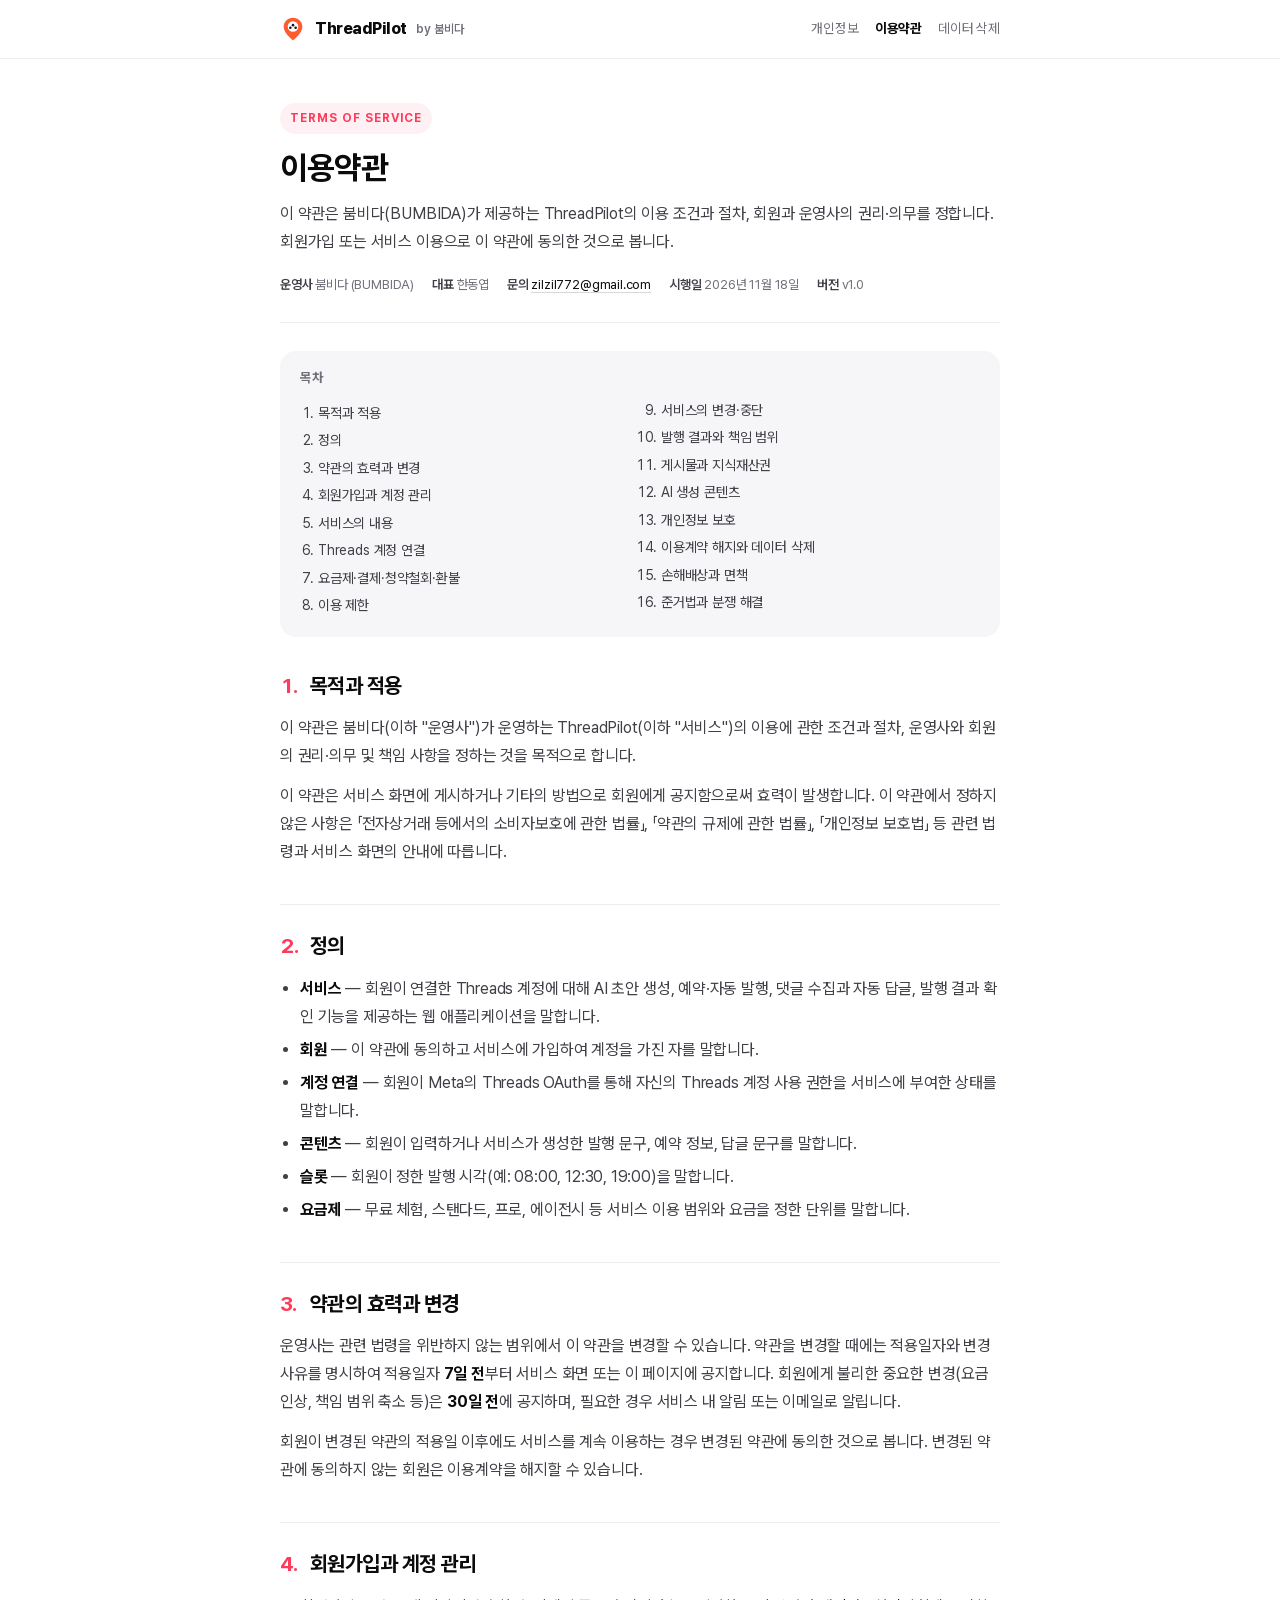
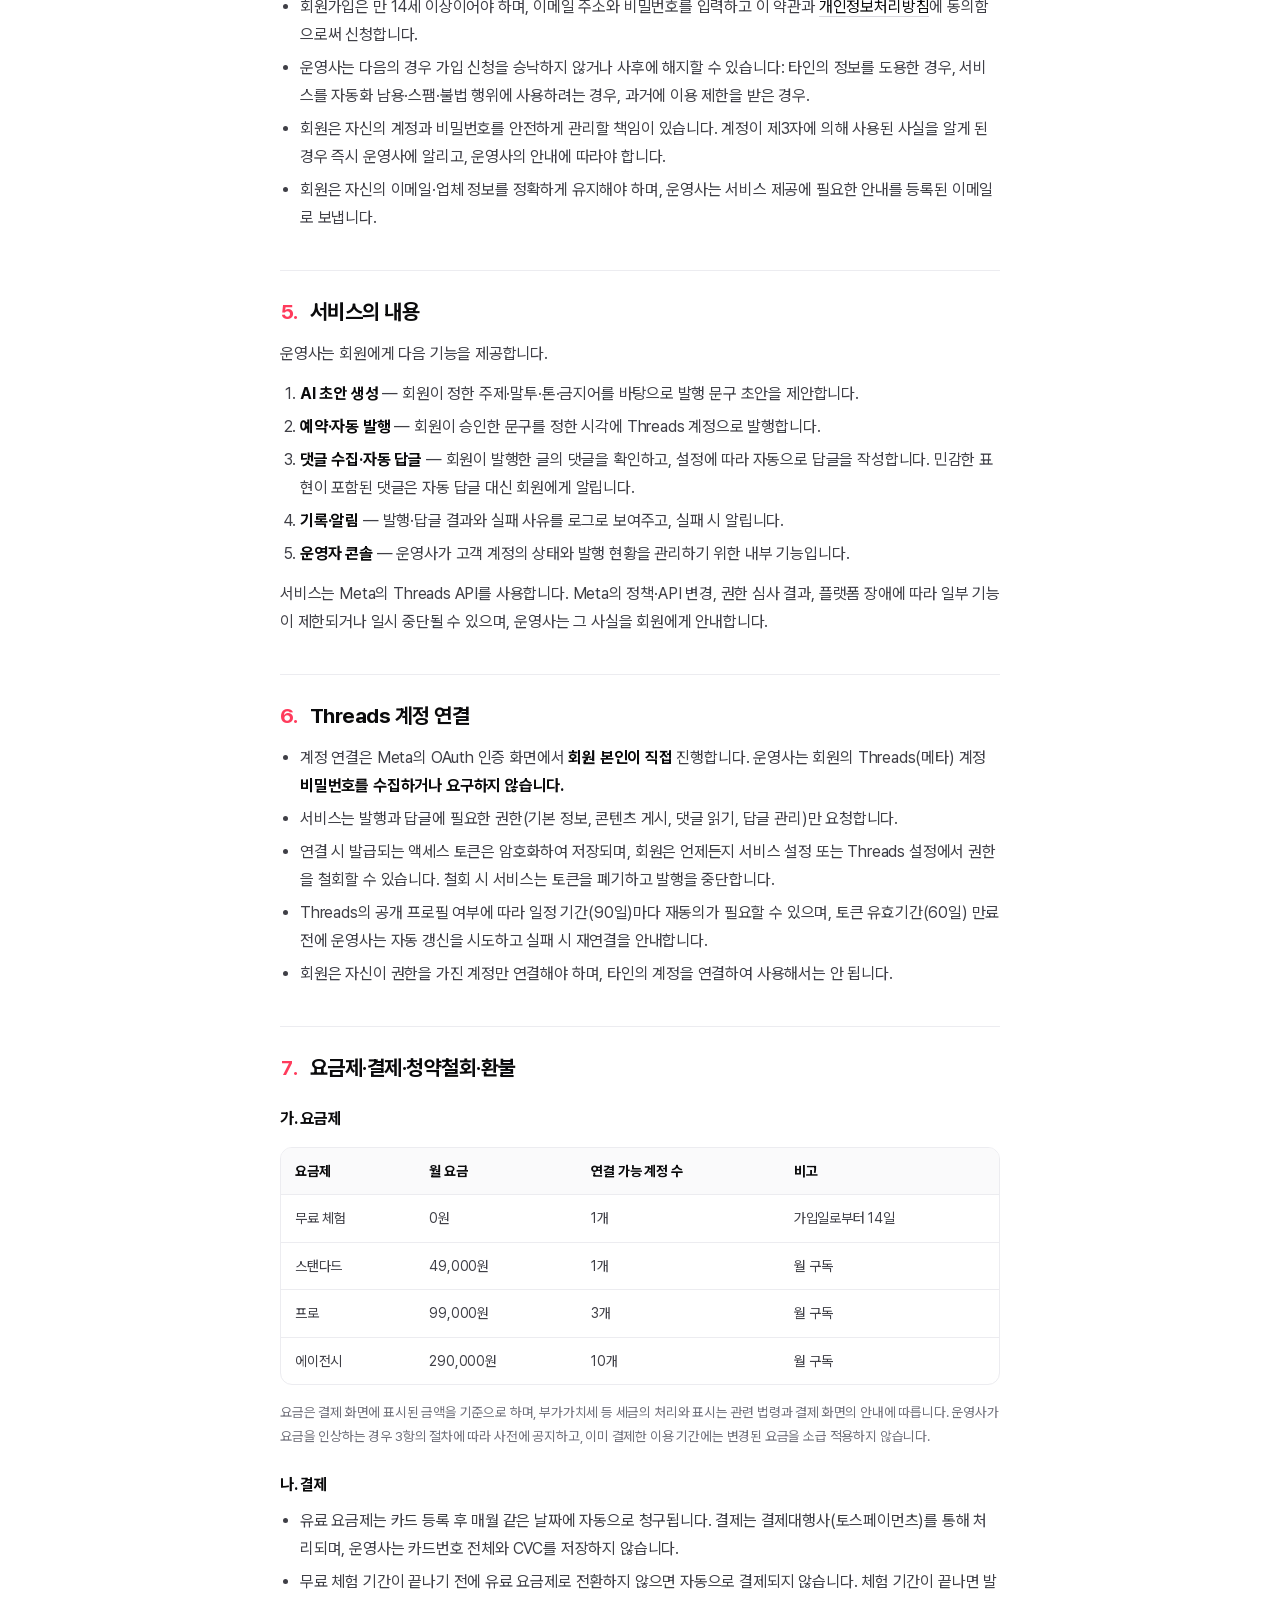
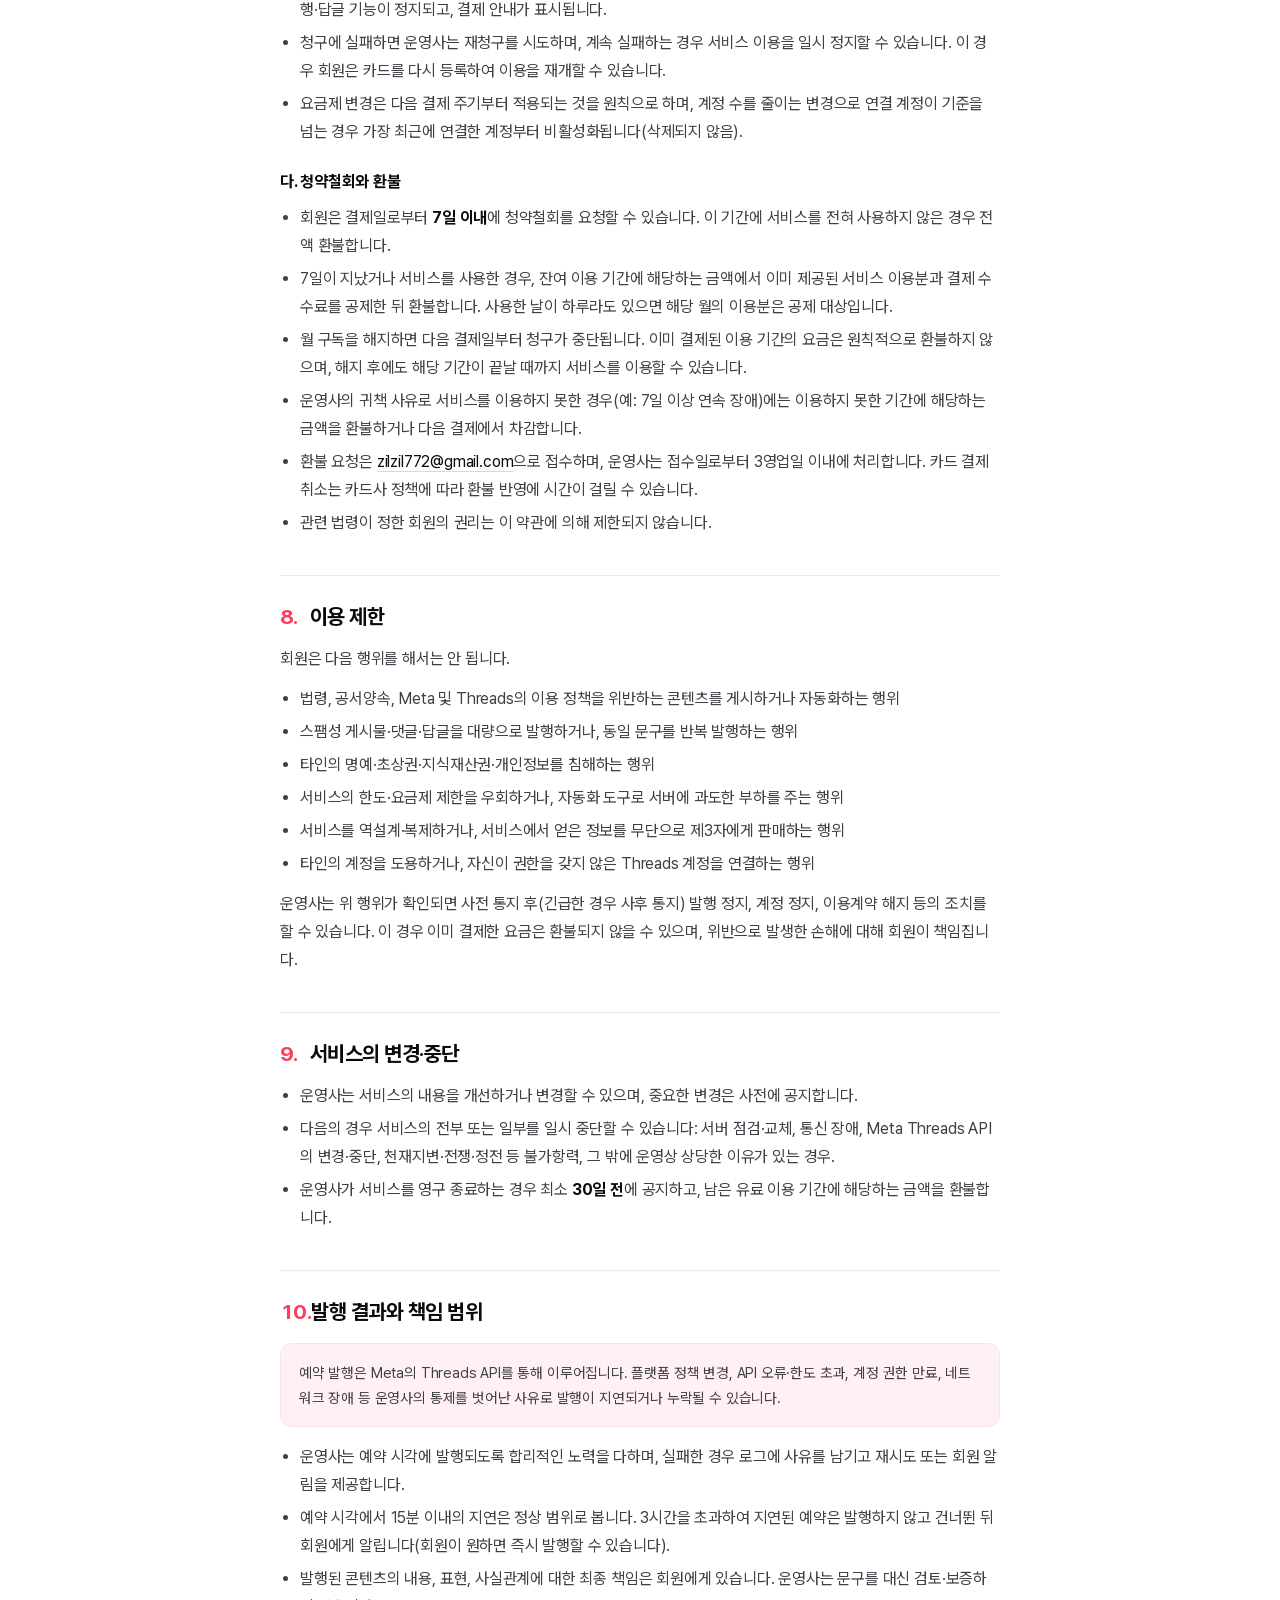
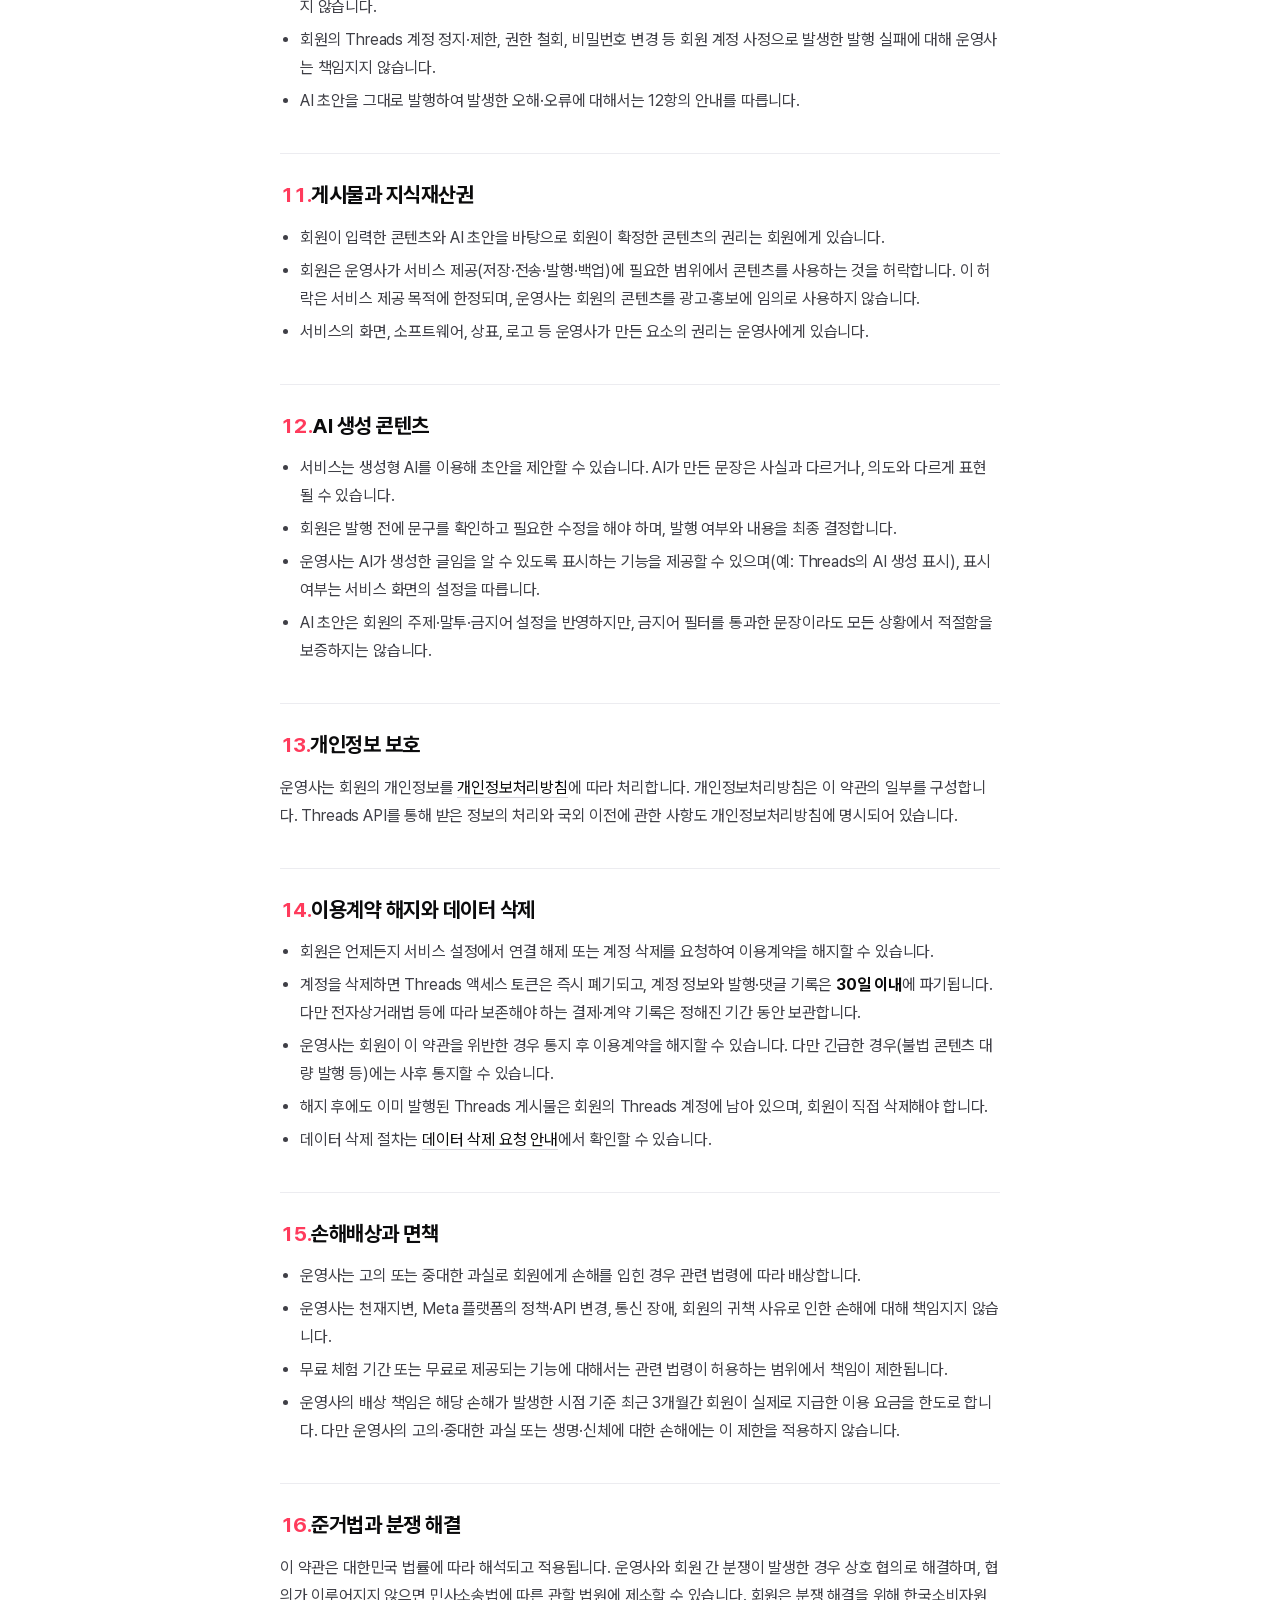
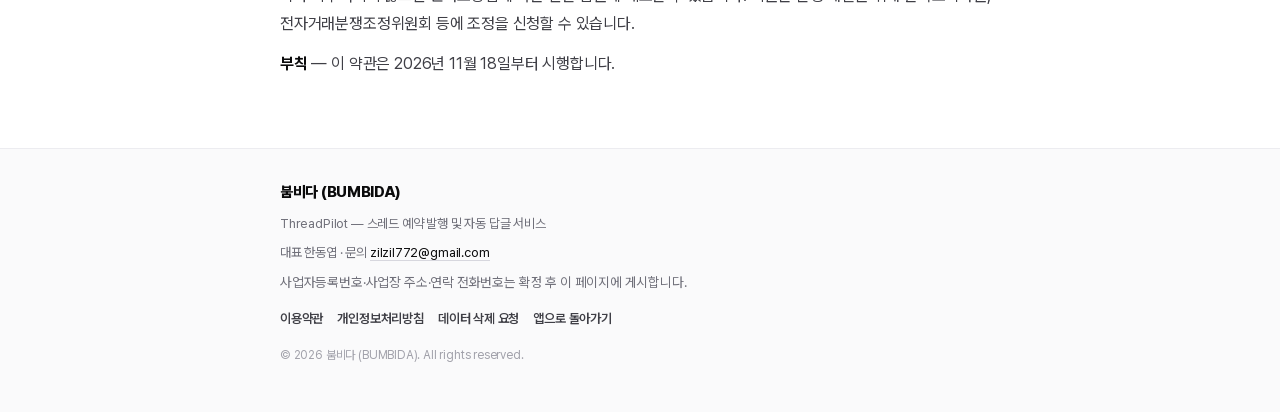
<file: terms.html>
<!DOCTYPE html>
<html lang="ko">
<head>
<meta charset="utf-8" />
<meta name="viewport" content="width=device-width, initial-scale=1, viewport-fit=cover" />
<title>이용약관 — ThreadPilot</title>
<meta name="theme-color" content="#ffffff" />
<meta name="description" content="ThreadPilot(thread.bumbida.com) 이용약관입니다. 서비스 내용, 요금제와 결제, 청약철회·환불, 발행 실패 책임 범위를 안내합니다." />
<meta name="author" content="붐비다 (BUMBIDA)" />
<link rel="canonical" href="https://thread.bumbida.com/terms.html" />
<meta property="og:title" content="이용약관 — ThreadPilot" />
<meta property="og:description" content="붐비다(BUMBIDA)가 운영하는 ThreadPilot의 이용약관" />
<meta property="og:type" content="article" />
<link rel="icon" type="image/png" href="icons/icon-192.png" />
<meta name="robots" content="index, follow" />
<style>
  @font-face {
    font-family: "Pretendard";
    src: url("fonts/PretendardVariable.woff2") format("woff2-variations");
    font-weight: 45 920;
    font-style: normal;
    font-display: swap;
  }
  :root {
    --ink: #0B0B0C;
    --ink2: #3F3F46;
    --muted: #70707A;
    --muted2: #A1A1AA;
    --line: #ECECF0;
    --soft: #F6F6F8;
    --accent: #FF3B5C;
    --accent-soft: #FFF1F3;
    --white: #fff;
    --r: 16px;
    --wrap: 760px;
  }
  * { box-sizing: border-box; }
  html { -webkit-text-size-adjust: 100%; }
  body {
    margin: 0;
    background: #fff;
    color: var(--ink);
    font-family: "Pretendard", -apple-system, BlinkMacSystemFont, "Apple SD Gothic Neo", "Noto Sans KR", "Malgun Gothic", system-ui, sans-serif;
    font-size: 16px;
    line-height: 1.75;
    letter-spacing: -0.011em;
    -webkit-font-smoothing: antialiased;
    text-rendering: optimizeLegibility;
  }
  a { color: var(--ink); text-decoration: none; border-bottom: 1px solid #D7D7DE; }
  a:hover { border-bottom-color: var(--accent); color: var(--accent); }
  .wrap { width: 100%; max-width: var(--wrap); margin: 0 auto; padding: 0 20px; }

  .site-head {
    position: sticky; top: 0; z-index: 20;
    background: rgba(255,255,255,.92);
    backdrop-filter: saturate(180%) blur(12px);
    border-bottom: 1px solid var(--line);
  }
  .site-head .wrap { display: flex; align-items: center; gap: 12px; height: 58px; }
  .brand { display: flex; align-items: center; gap: 9px; font-weight: 800; letter-spacing: -0.03em; border: 0; }
  .brand img { width: 26px; height: 26px; border-radius: 7px; }
  .brand .op { font-size: 12px; font-weight: 600; color: var(--muted); letter-spacing: 0; }
  .head-nav { margin-left: auto; display: flex; gap: 16px; font-size: 13.5px; color: var(--muted); }
  .head-nav a { border: 0; color: var(--muted); }
  .head-nav a:hover { color: var(--accent); }
  .head-nav a[aria-current="page"] { color: var(--ink); font-weight: 700; }

  .page-head { padding: 44px 0 26px; border-bottom: 1px solid var(--line); }
  .kicker { display: inline-block; font-size: 12px; font-weight: 700; letter-spacing: .08em; text-transform: uppercase; color: var(--accent); background: var(--accent-soft); padding: 5px 10px; border-radius: 999px; }
  h1 { font-size: 32px; line-height: 1.3; letter-spacing: -0.035em; margin: 14px 0 10px; }
  .lede { color: var(--ink2); font-size: 16px; margin: 0 0 18px; }
  .meta { display: flex; flex-wrap: wrap; gap: 8px 18px; font-size: 13px; color: var(--muted); }
  .meta b { color: var(--ink2); font-weight: 600; }

  .toc { margin: 28px 0 8px; padding: 18px 20px; background: var(--soft); border-radius: var(--r); }
  .toc h2 { font-size: 13px; margin: 0 0 10px; color: var(--muted); letter-spacing: .04em; text-transform: uppercase; }
  .toc ol { margin: 0; padding-left: 18px; columns: 2; column-gap: 24px; font-size: 14px; }
  .toc li { margin: 3px 0; break-inside: avoid; }
  .toc a { border: 0; color: var(--ink2); }
  .toc a:hover { color: var(--accent); }

  main { padding-bottom: 24px; }
  section { padding: 26px 0; border-bottom: 1px solid var(--line); }
  section:last-of-type { border-bottom: 0; }
  h2 { font-size: 21px; line-height: 1.4; letter-spacing: -0.025em; margin: 0 0 14px; scroll-margin-top: 74px; }
  h2 .num { display: inline-block; min-width: 30px; color: var(--accent); font-variant-numeric: tabular-nums; }
  h3 { font-size: 16px; margin: 22px 0 8px; letter-spacing: -0.015em; }
  p { margin: 0 0 12px; color: var(--ink2); }
  ul, ol { margin: 0 0 12px; padding-left: 20px; color: var(--ink2); }
  li { margin: 5px 0; }
  li > ul, li > ol { margin: 6px 0; }
  strong { color: var(--ink); font-weight: 700; }

  .table-wrap { overflow-x: auto; margin: 14px 0 16px; border: 1px solid var(--line); border-radius: 12px; }
  table { width: 100%; border-collapse: collapse; font-size: 14px; min-width: 520px; }
  th, td { text-align: left; vertical-align: top; padding: 11px 14px; border-bottom: 1px solid var(--line); }
  th { background: #FAFAFB; font-weight: 700; color: var(--ink); white-space: nowrap; }
  tr:last-child td { border-bottom: 0; }
  td { color: var(--ink2); }
  td.num-cell { font-variant-numeric: tabular-nums; white-space: nowrap; }

  .callout { margin: 16px 0; padding: 16px 18px; border-radius: 12px; background: var(--accent-soft); border: 1px solid #FFE0E5; color: #7A1226; font-size: 14.5px; }
  .callout p:last-child { margin-bottom: 0; }
  .note { font-size: 13.5px; color: var(--muted); }

  footer { margin-top: 8px; border-top: 1px solid var(--line); background: #FAFAFB; padding: 30px 0 40px; font-size: 13px; color: var(--muted); }
  footer p { margin: 0 0 6px; color: var(--muted); }
  .foot-brand { font-size: 15px; font-weight: 800; color: var(--ink); letter-spacing: -0.02em; margin-bottom: 8px; }
  .foot-nav { display: flex; flex-wrap: wrap; gap: 14px; margin: 14px 0 12px; }
  .foot-nav a { border: 0; color: var(--ink2); font-weight: 600; }
  .foot-nav a:hover { color: var(--accent); }
  .copy { margin-top: 14px; font-size: 12px; color: var(--muted2); }

  @media (max-width: 640px) {
    body { font-size: 15.5px; }
    h1 { font-size: 26px; }
    h2 { font-size: 19px; }
    .toc ol { columns: 1; }
    .page-head { padding: 32px 0 22px; }
    .head-nav { gap: 12px; font-size: 12.5px; }
    .brand .op { display: none; }
    th, td { padding: 10px 12px; }
  }
  @media print {
    .site-head, .toc, .foot-nav { display: none; }
    body { font-size: 11pt; }
    section { break-inside: avoid; }
  }
</style>
</head>
<body>

<header class="site-head">
  <div class="wrap">
    <a class="brand" href="./index.html">
      <img src="icons/bumbida-logo.svg" alt="" />
      ThreadPilot <span class="op">by 붐비다</span>
    </a>
    <nav class="head-nav" aria-label="정책 문서">
      <a href="./privacy.html">개인정보</a>
      <a href="./terms.html" aria-current="page">이용약관</a>
      <a href="./data-deletion.html">데이터 삭제</a>
    </nav>
  </div>
</header>

<div class="wrap">
  <div class="page-head">
    <span class="kicker">Terms of Service</span>
    <h1>이용약관</h1>
    <p class="lede">이 약관은 붐비다(BUMBIDA)가 제공하는 ThreadPilot의 이용 조건과 절차, 회원과 운영사의 권리·의무를 정합니다. 회원가입 또는 서비스 이용으로 이 약관에 동의한 것으로 봅니다.</p>
    <div class="meta">
      <span><b>운영사</b> 붐비다 (BUMBIDA)</span>
      <span><b>대표</b> 한동엽</span>
      <span><b>문의</b> <a href="mailto:zilzil772@gmail.com">zilzil772@gmail.com</a></span>
      <span><b>시행일</b> 2026년 11월 18일</span>
      <span><b>버전</b> v1.0</span>
    </div>
  </div>

  <nav class="toc" aria-label="목차">
    <h2>목차</h2>
    <ol>
      <li><a href="#t1">목적과 적용</a></li>
      <li><a href="#t2">정의</a></li>
      <li><a href="#t3">약관의 효력과 변경</a></li>
      <li><a href="#t4">회원가입과 계정 관리</a></li>
      <li><a href="#t5">서비스의 내용</a></li>
      <li><a href="#t6">Threads 계정 연결</a></li>
      <li><a href="#t7">요금제·결제·청약철회·환불</a></li>
      <li><a href="#t8">이용 제한</a></li>
      <li><a href="#t9">서비스의 변경·중단</a></li>
      <li><a href="#t10">발행 결과와 책임 범위</a></li>
      <li><a href="#t11">게시물과 지식재산권</a></li>
      <li><a href="#t12">AI 생성 콘텐츠</a></li>
      <li><a href="#t13">개인정보 보호</a></li>
      <li><a href="#t14">이용계약 해지와 데이터 삭제</a></li>
      <li><a href="#t15">손해배상과 면책</a></li>
      <li><a href="#t16">준거법과 분쟁 해결</a></li>
    </ol>
  </nav>

  <main>

    <section id="t1">
      <h2><span class="num">1.</span>목적과 적용</h2>
      <p>이 약관은 붐비다(이하 "운영사")가 운영하는 ThreadPilot(이하 "서비스")의 이용에 관한 조건과 절차, 운영사와 회원의 권리·의무 및 책임 사항을 정하는 것을 목적으로 합니다.</p>
      <p>이 약관은 서비스 화면에 게시하거나 기타의 방법으로 회원에게 공지함으로써 효력이 발생합니다. 이 약관에서 정하지 않은 사항은 「전자상거래 등에서의 소비자보호에 관한 법률」, 「약관의 규제에 관한 법률」, 「개인정보 보호법」 등 관련 법령과 서비스 화면의 안내에 따릅니다.</p>
    </section>

    <section id="t2">
      <h2><span class="num">2.</span>정의</h2>
      <ul>
        <li><strong>서비스</strong> — 회원이 연결한 Threads 계정에 대해 AI 초안 생성, 예약·자동 발행, 댓글 수집과 자동 답글, 발행 결과 확인 기능을 제공하는 웹 애플리케이션을 말합니다.</li>
        <li><strong>회원</strong> — 이 약관에 동의하고 서비스에 가입하여 계정을 가진 자를 말합니다.</li>
        <li><strong>계정 연결</strong> — 회원이 Meta의 Threads OAuth를 통해 자신의 Threads 계정 사용 권한을 서비스에 부여한 상태를 말합니다.</li>
        <li><strong>콘텐츠</strong> — 회원이 입력하거나 서비스가 생성한 발행 문구, 예약 정보, 답글 문구를 말합니다.</li>
        <li><strong>슬롯</strong> — 회원이 정한 발행 시각(예: 08:00, 12:30, 19:00)을 말합니다.</li>
        <li><strong>요금제</strong> — 무료 체험, 스탠다드, 프로, 에이전시 등 서비스 이용 범위와 요금을 정한 단위를 말합니다.</li>
      </ul>
    </section>

    <section id="t3">
      <h2><span class="num">3.</span>약관의 효력과 변경</h2>
      <p>운영사는 관련 법령을 위반하지 않는 범위에서 이 약관을 변경할 수 있습니다. 약관을 변경할 때에는 적용일자와 변경 사유를 명시하여 적용일자 <strong>7일 전</strong>부터 서비스 화면 또는 이 페이지에 공지합니다. 회원에게 불리한 중요한 변경(요금 인상, 책임 범위 축소 등)은 <strong>30일 전</strong>에 공지하며, 필요한 경우 서비스 내 알림 또는 이메일로 알립니다.</p>
      <p>회원이 변경된 약관의 적용일 이후에도 서비스를 계속 이용하는 경우 변경된 약관에 동의한 것으로 봅니다. 변경된 약관에 동의하지 않는 회원은 이용계약을 해지할 수 있습니다.</p>
    </section>

    <section id="t4">
      <h2><span class="num">4.</span>회원가입과 계정 관리</h2>
      <ul>
        <li>회원가입은 만 14세 이상이어야 하며, 이메일 주소와 비밀번호를 입력하고 이 약관과 <a href="./privacy.html">개인정보처리방침</a>에 동의함으로써 신청합니다.</li>
        <li>운영사는 다음의 경우 가입 신청을 승낙하지 않거나 사후에 해지할 수 있습니다: 타인의 정보를 도용한 경우, 서비스를 자동화 남용·스팸·불법 행위에 사용하려는 경우, 과거에 이용 제한을 받은 경우.</li>
        <li>회원은 자신의 계정과 비밀번호를 안전하게 관리할 책임이 있습니다. 계정이 제3자에 의해 사용된 사실을 알게 된 경우 즉시 운영사에 알리고, 운영사의 안내에 따라야 합니다.</li>
        <li>회원은 자신의 이메일·업체 정보를 정확하게 유지해야 하며, 운영사는 서비스 제공에 필요한 안내를 등록된 이메일로 보냅니다.</li>
      </ul>
    </section>

    <section id="t5">
      <h2><span class="num">5.</span>서비스의 내용</h2>
      <p>운영사는 회원에게 다음 기능을 제공합니다.</p>
      <ol>
        <li><strong>AI 초안 생성</strong> — 회원이 정한 주제·말투·톤·금지어를 바탕으로 발행 문구 초안을 제안합니다.</li>
        <li><strong>예약·자동 발행</strong> — 회원이 승인한 문구를 정한 시각에 Threads 계정으로 발행합니다.</li>
        <li><strong>댓글 수집·자동 답글</strong> — 회원이 발행한 글의 댓글을 확인하고, 설정에 따라 자동으로 답글을 작성합니다. 민감한 표현이 포함된 댓글은 자동 답글 대신 회원에게 알립니다.</li>
        <li><strong>기록·알림</strong> — 발행·답글 결과와 실패 사유를 로그로 보여주고, 실패 시 알립니다.</li>
        <li><strong>운영자 콘솔</strong> — 운영사가 고객 계정의 상태와 발행 현황을 관리하기 위한 내부 기능입니다.</li>
      </ol>
      <p>서비스는 Meta의 Threads API를 사용합니다. Meta의 정책·API 변경, 권한 심사 결과, 플랫폼 장애에 따라 일부 기능이 제한되거나 일시 중단될 수 있으며, 운영사는 그 사실을 회원에게 안내합니다.</p>
    </section>

    <section id="t6">
      <h2><span class="num">6.</span>Threads 계정 연결</h2>
      <ul>
        <li>계정 연결은 Meta의 OAuth 인증 화면에서 <strong>회원 본인이 직접</strong> 진행합니다. 운영사는 회원의 Threads(메타) 계정 <strong>비밀번호를 수집하거나 요구하지 않습니다.</strong></li>
        <li>서비스는 발행과 답글에 필요한 권한(기본 정보, 콘텐츠 게시, 댓글 읽기, 답글 관리)만 요청합니다.</li>
        <li>연결 시 발급되는 액세스 토큰은 암호화하여 저장되며, 회원은 언제든지 서비스 설정 또는 Threads 설정에서 권한을 철회할 수 있습니다. 철회 시 서비스는 토큰을 폐기하고 발행을 중단합니다.</li>
        <li>Threads의 공개 프로필 여부에 따라 일정 기간(90일)마다 재동의가 필요할 수 있으며, 토큰 유효기간(60일) 만료 전에 운영사는 자동 갱신을 시도하고 실패 시 재연결을 안내합니다.</li>
        <li>회원은 자신이 권한을 가진 계정만 연결해야 하며, 타인의 계정을 연결하여 사용해서는 안 됩니다.</li>
      </ul>
   </section>

    <section id="t7">
      <h2><span class="num">7.</span>요금제·결제·청약철회·환불</h2>
      <h3>가. 요금제</h3>
      <div class="table-wrap">
        <table>
          <thead>
            <tr><th>요금제</th><th>월 요금</th><th>연결 가능 계정 수</th><th>비고</th></tr>
          </thead>
          <tbody>
            <tr><td>무료 체험</td><td class="num-cell">0원</td><td>1개</td><td>가입일로부터 14일</td></tr>
            <tr><td>스탠다드</td><td class="num-cell">49,000원</td><td>1개</td><td>월 구독</td></tr>
            <tr><td>프로</td><td class="num-cell">99,000원</td><td>3개</td><td>월 구독</td></tr>
            <tr><td>에이전시</td><td class="num-cell">290,000원</td><td>10개</td><td>월 구독</td></tr>
          </tbody>
        </table>
      </div>
      <p class="note">요금은 결제 화면에 표시된 금액을 기준으로 하며, 부가가치세 등 세금의 처리와 표시는 관련 법령과 결제 화면의 안내에 따릅니다. 운영사가 요금을 인상하는 경우 3항의 절차에 따라 사전에 공지하고, 이미 결제한 이용 기간에는 변경된 요금을 소급 적용하지 않습니다.</p>

      <h3>나. 결제</h3>
      <ul>
        <li>유료 요금제는 카드 등록 후 매월 같은 날짜에 자동으로 청구됩니다. 결제는 결제대행사(토스페이먼츠)를 통해 처리되며, 운영사는 카드번호 전체와 CVC를 저장하지 않습니다.</li>
        <li>무료 체험 기간이 끝나기 전에 유료 요금제로 전환하지 않으면 자동으로 결제되지 않습니다. 체험 기간이 끝나면 발행·답글 기능이 정지되고, 결제 안내가 표시됩니다.</li>
        <li>청구에 실패하면 운영사는 재청구를 시도하며, 계속 실패하는 경우 서비스 이용을 일시 정지할 수 있습니다. 이 경우 회원은 카드를 다시 등록하여 이용을 재개할 수 있습니다.</li>
        <li>요금제 변경은 다음 결제 주기부터 적용되는 것을 원칙으로 하며, 계정 수를 줄이는 변경으로 연결 계정이 기준을 넘는 경우 가장 최근에 연결한 계정부터 비활성화됩니다(삭제되지 않음).</li>
      </ul>

      <h3>다. 청약철회와 환불</h3>
      <ul>
        <li>회원은 결제일로부터 <strong>7일 이내</strong>에 청약철회를 요청할 수 있습니다. 이 기간에 서비스를 전혀 사용하지 않은 경우 전액 환불합니다.</li>
        <li>7일이 지났거나 서비스를 사용한 경우, 잔여 이용 기간에 해당하는 금액에서 이미 제공된 서비스 이용분과 결제 수수료를 공제한 뒤 환불합니다. 사용한 날이 하루라도 있으면 해당 월의 이용분은 공제 대상입니다.</li>
        <li>월 구독을 해지하면 다음 결제일부터 청구가 중단됩니다. 이미 결제된 이용 기간의 요금은 원칙적으로 환불하지 않으며, 해지 후에도 해당 기간이 끝날 때까지 서비스를 이용할 수 있습니다.</li>
        <li>운영사의 귀책 사유로 서비스를 이용하지 못한 경우(예: 7일 이상 연속 장애)에는 이용하지 못한 기간에 해당하는 금액을 환불하거나 다음 결제에서 차감합니다.</li>
        <li>환불 요청은 <a href="mailto:zilzil772@gmail.com">zilzil772@gmail.com</a>으로 접수하며, 운영사는 접수일로부터 3영업일 이내에 처리합니다. 카드 결제 취소는 카드사 정책에 따라 환불 반영에 시간이 걸릴 수 있습니다.</li>
        <li>관련 법령이 정한 회원의 권리는 이 약관에 의해 제한되지 않습니다.</li>
      </ul>
    </section>

    <section id="t8">
      <h2><span class="num">8.</span>이용 제한</h2>
      <p>회원은 다음 행위를 해서는 안 됩니다.</p>
      <ul>
        <li>법령, 공서양속, Meta 및 Threads의 이용 정책을 위반하는 콘텐츠를 게시하거나 자동화하는 행위</li>
        <li>스팸성 게시물·댓글·답글을 대량으로 발행하거나, 동일 문구를 반복 발행하는 행위</li>
        <li>타인의 명예·초상권·지식재산권·개인정보를 침해하는 행위</li>
        <li>서비스의 한도·요금제 제한을 우회하거나, 자동화 도구로 서버에 과도한 부하를 주는 행위</li>
        <li>서비스를 역설계·복제하거나, 서비스에서 얻은 정보를 무단으로 제3자에게 판매하는 행위</li>
        <li>타인의 계정을 도용하거나, 자신이 권한을 갖지 않은 Threads 계정을 연결하는 행위</li>
      </ul>
      <p>운영사는 위 행위가 확인되면 사전 통지 후(긴급한 경우 사후 통지) 발행 정지, 계정 정지, 이용계약 해지 등의 조치를 할 수 있습니다. 이 경우 이미 결제한 요금은 환불되지 않을 수 있으며, 위반으로 발생한 손해에 대해 회원이 책임집니다.</p>
    </section>

    <section id="t9">
      <h2><span class="num">9.</span>서비스의 변경·중단</h2>
      <ul>
        <li>운영사는 서비스의 내용을 개선하거나 변경할 수 있으며, 중요한 변경은 사전에 공지합니다.</li>
        <li>다음의 경우 서비스의 전부 또는 일부를 일시 중단할 수 있습니다: 서버 점검·교체, 통신 장애, Meta Threads API의 변경·중단, 천재지변·전쟁·정전 등 불가항력, 그 밖에 운영상 상당한 이유가 있는 경우.</li>
        <li>운영사가 서비스를 영구 종료하는 경우 최소 <strong>30일 전</strong>에 공지하고, 남은 유료 이용 기간에 해당하는 금액을 환불합니다.</li>
      </ul>
    </section>

    <section id="t10">
      <h2><span class="num">10.</span>발행 결과와 책임 범위</h2>
      <div class="callout">
        <p>예약 발행은 Meta의 Threads API를 통해 이루어집니다. 플랫폼 정책 변경, API 오류·한도 초과, 계정 권한 만료, 네트워크 장애 등 운영사의 통제를 벗어난 사유로 발행이 지연되거나 누락될 수 있습니다.</p>
      </div>
      <ul>
        <li>운영사는 예약 시각에 발행되도록 합리적인 노력을 다하며, 실패한 경우 로그에 사유를 남기고 재시도 또는 회원 알림을 제공합니다.</li>
        <li>예약 시각에서 15분 이내의 지연은 정상 범위로 봅니다. 3시간을 초과하여 지연된 예약은 발행하지 않고 건너뛴 뒤 회원에게 알립니다(회원이 원하면 즉시 발행할 수 있습니다).</li>
        <li>발행된 콘텐츠의 내용, 표현, 사실관계에 대한 최종 책임은 회원에게 있습니다. 운영사는 문구를 대신 검토·보증하지 않습니다.</li>
        <li>회원의 Threads 계정 정지·제한, 권한 철회, 비밀번호 변경 등 회원 계정 사정으로 발생한 발행 실패에 대해 운영사는 책임지지 않습니다.</li>
        <li>AI 초안을 그대로 발행하여 발생한 오해·오류에 대해서는 12항의 안내를 따릅니다.</li>
      </ul>
    </section>

    <section id="t11">
      <h2><span class="num">11.</span>게시물과 지식재산권</h2>
      <ul>
        <li>회원이 입력한 콘텐츠와 AI 초안을 바탕으로 회원이 확정한 콘텐츠의 권리는 회원에게 있습니다.</li>
        <li>회원은 운영사가 서비스 제공(저장·전송·발행·백업)에 필요한 범위에서 콘텐츠를 사용하는 것을 허락합니다. 이 허락은 서비스 제공 목적에 한정되며, 운영사는 회원의 콘텐츠를 광고·홍보에 임의로 사용하지 않습니다.</li>
        <li>서비스의 화면, 소프트웨어, 상표, 로고 등 운영사가 만든 요소의 권리는 운영사에게 있습니다.</li>
      </ul>
    </section>

    <section id="t12">
      <h2><span class="num">12.</span>AI 생성 콘텐츠</h2>
      <ul>
        <li>서비스는 생성형 AI를 이용해 초안을 제안할 수 있습니다. AI가 만든 문장은 사실과 다르거나, 의도와 다르게 표현될 수 있습니다.</li>
        <li>회원은 발행 전에 문구를 확인하고 필요한 수정을 해야 하며, 발행 여부와 내용을 최종 결정합니다.</li>
        <li>운영사는 AI가 생성한 글임을 알 수 있도록 표시하는 기능을 제공할 수 있으며(예: Threads의 AI 생성 표시), 표시 여부는 서비스 화면의 설정을 따릅니다.</li>
        <li>AI 초안은 회원의 주제·말투·금지어 설정을 반영하지만, 금지어 필터를 통과한 문장이라도 모든 상황에서 적절함을 보증하지는 않습니다.</li>
      </ul>
    </section>

    <section id="t13">
      <h2><span class="num">13.</span>개인정보 보호</h2>
      <p>운영사는 회원의 개인정보를 <a href="./privacy.html">개인정보처리방침</a>에 따라 처리합니다. 개인정보처리방침은 이 약관의 일부를 구성합니다. Threads API를 통해 받은 정보의 처리와 국외 이전에 관한 사항도 개인정보처리방침에 명시되어 있습니다.</p>
    </section>

    <section id="t14">
      <h2><span class="num">14.</span>이용계약 해지와 데이터 삭제</h2>
      <ul>
        <li>회원은 언제든지 서비스 설정에서 연결 해제 또는 계정 삭제를 요청하여 이용계약을 해지할 수 있습니다.</li>
        <li>계정을 삭제하면 Threads 액세스 토큰은 즉시 폐기되고, 계정 정보와 발행·댓글 기록은 <strong>30일 이내</strong>에 파기됩니다. 다만 전자상거래법 등에 따라 보존해야 하는 결제·계약 기록은 정해진 기간 동안 보관합니다.</li>
        <li>운영사는 회원이 이 약관을 위반한 경우 통지 후 이용계약을 해지할 수 있습니다. 다만 긴급한 경우(불법 콘텐츠 대량 발행 등)에는 사후 통지할 수 있습니다.</li>
        <li>해지 후에도 이미 발행된 Threads 게시물은 회원의 Threads 계정에 남아 있으며, 회원이 직접 삭제해야 합니다.</li>
        <li>데이터 삭제 절차는 <a href="./data-deletion.html">데이터 삭제 요청 안내</a>에서 확인할 수 있습니다.</li>
      </ul>
    </section>

    <section id="t15">
      <h2><span class="num">15.</span>손해배상과 면책</h2>
      <ul>
        <li>운영사는 고의 또는 중대한 과실로 회원에게 손해를 입힌 경우 관련 법령에 따라 배상합니다.</li>
        <li>운영사는 천재지변, Meta 플랫폼의 정책·API 변경, 통신 장애, 회원의 귀책 사유로 인한 손해에 대해 책임지지 않습니다.</li>
        <li>무료 체험 기간 또는 무료로 제공되는 기능에 대해서는 관련 법령이 허용하는 범위에서 책임이 제한됩니다.</li>
        <li>운영사의 배상 책임은 해당 손해가 발생한 시점 기준 최근 3개월간 회원이 실제로 지급한 이용 요금을 한도로 합니다. 다만 운영사의 고의·중대한 과실 또는 생명·신체에 대한 손해에는 이 제한을 적용하지 않습니다.</li>
      </ul>
    </section>

    <section id="t16">
      <h2><span class="num">16.</span>준거법과 분쟁 해결</h2>
      <p>이 약관은 대한민국 법률에 따라 해석되고 적용됩니다. 운영사와 회원 간 분쟁이 발생한 경우 상호 협의로 해결하며, 협의가 이루어지지 않으면 민사소송법에 따른 관할 법원에 제소할 수 있습니다. 회원은 분쟁 해결을 위해 한국소비자원, 전자거래분쟁조정위원회 등에 조정을 신청할 수 있습니다.</p>
      <p><strong>부칙</strong> — 이 약관은 2026년 11월 18일부터 시행합니다.</p>
    </section>

  </main>
</div>

<footer>
  <div class="wrap">
    <div class="foot-brand">붐비다 (BUMBIDA)</div>
    <p>ThreadPilot — 스레드 예약 발행 및 자동 답글 서비스</p>
    <p>대표 한동엽 · 문의 <a href="mailto:zilzil772@gmail.com">zilzil772@gmail.com</a></p>
    <p class="note">사업자등록번호·사업장 주소·연락 전화번호는 확정 후 이 페이지에 게시합니다.</p>
    <nav class="foot-nav" aria-label="정책 문서">
      <a href="./terms.html">이용약관</a>
      <a href="./privacy.html">개인정보처리방침</a>
      <a href="./data-deletion.html">데이터 삭제 요청</a>
      <a href="./index.html">앱으로 돌아가기</a>
    </nav>
    <p class="copy">© 2026 붐비다 (BUMBIDA). All rights reserved.</p>
  </div>
</footer>

</body>
</html>
</file>
